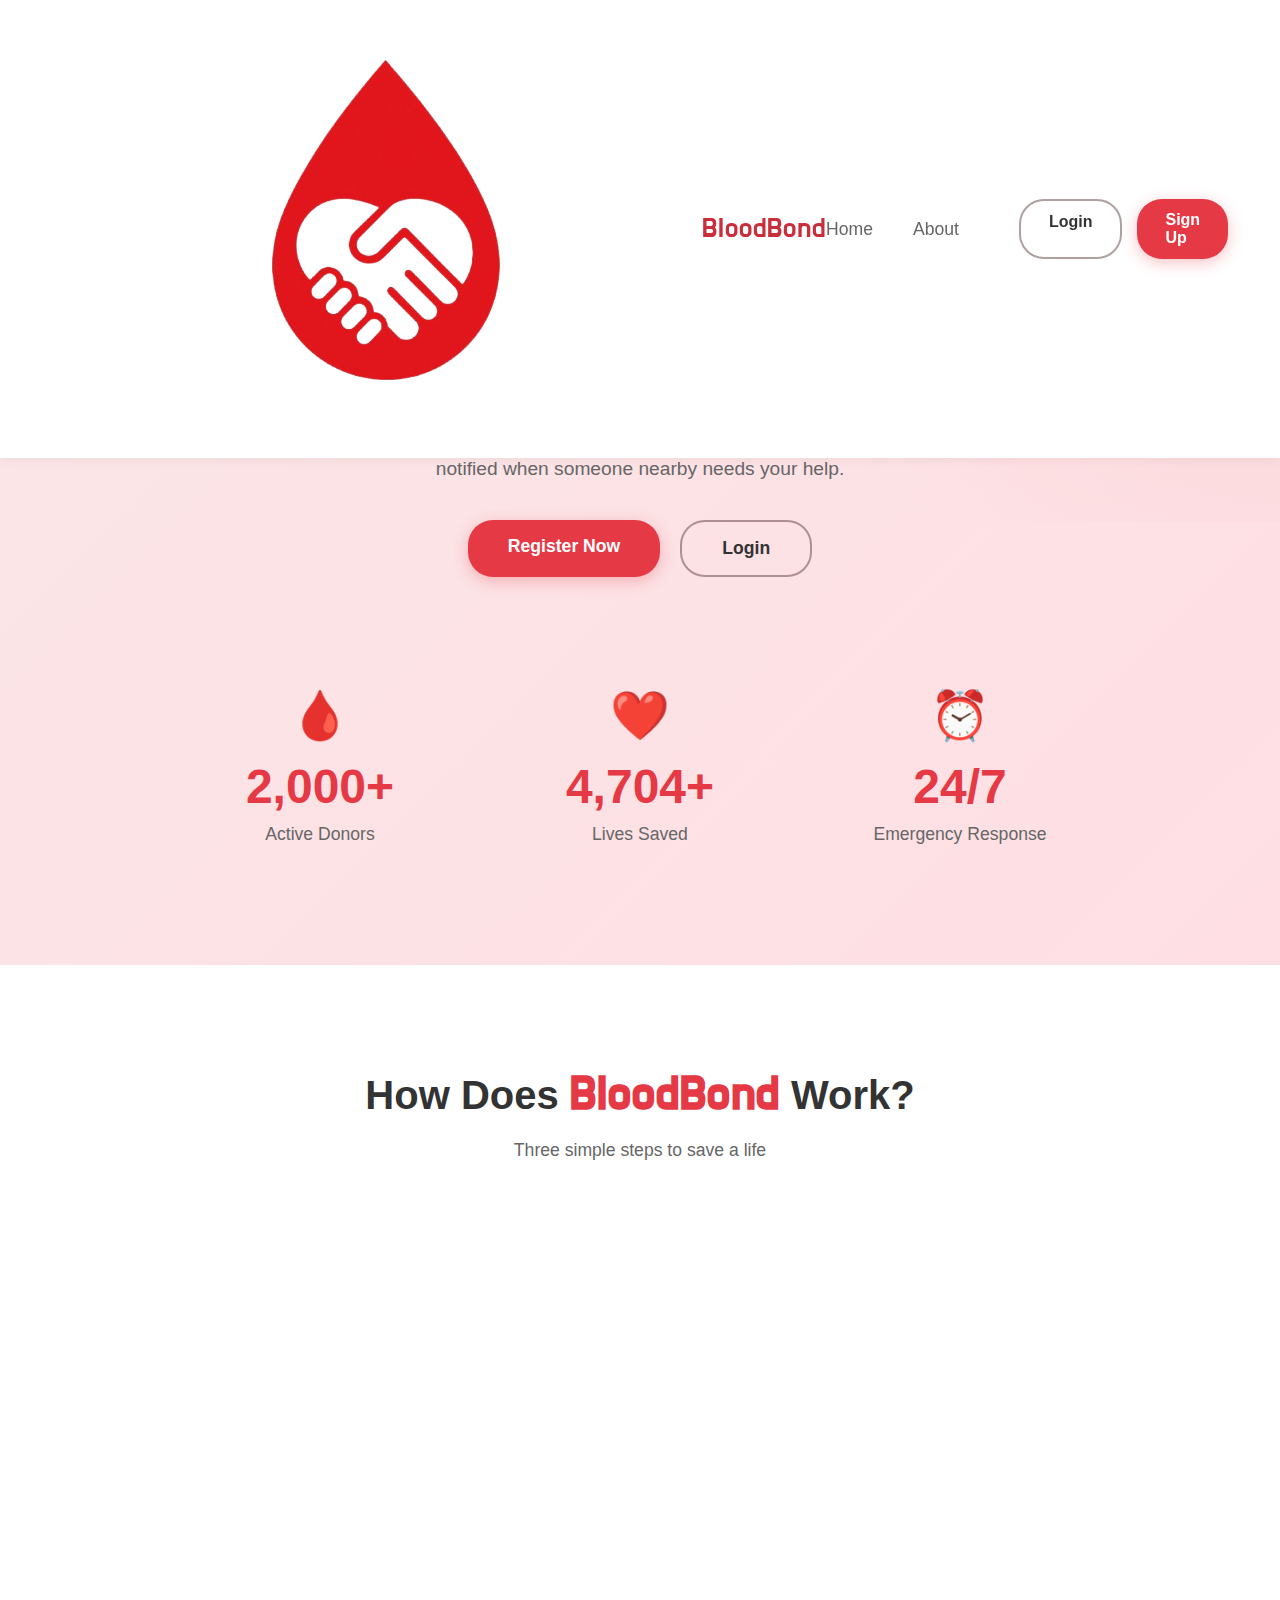
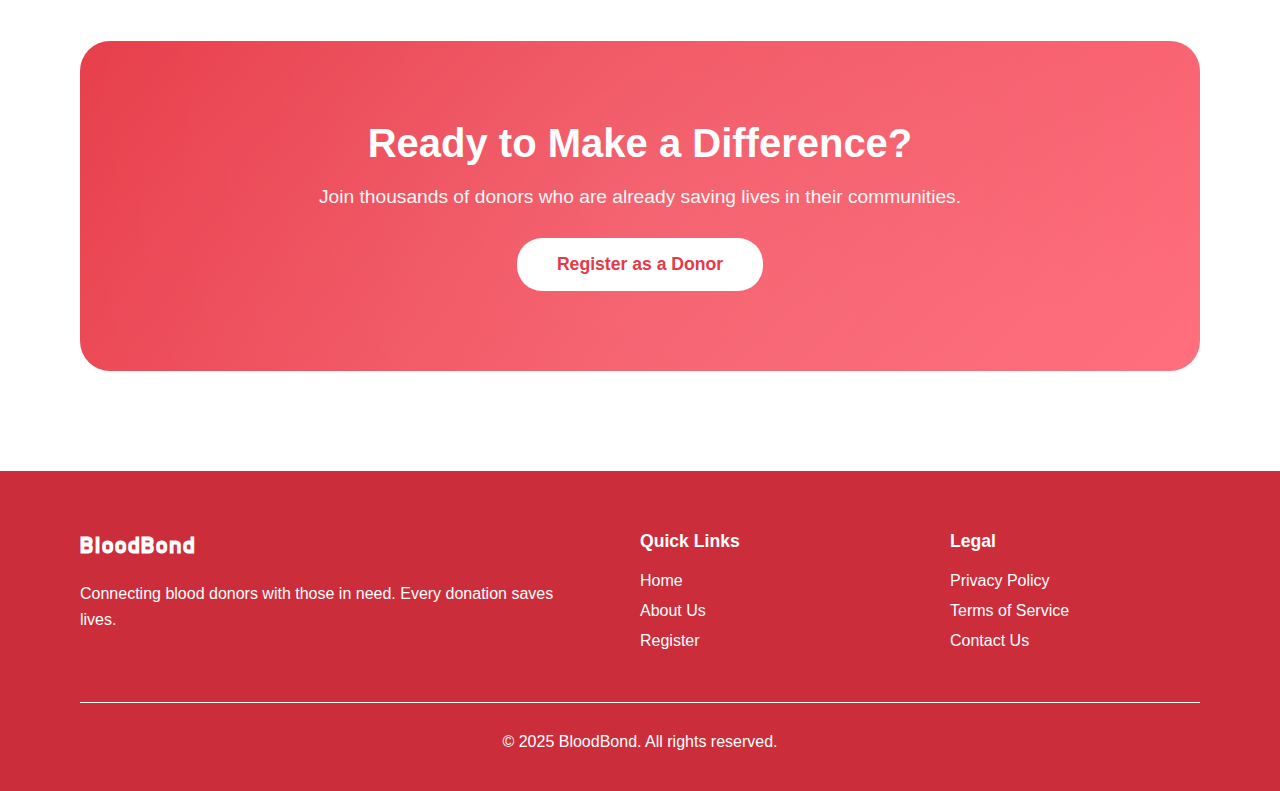
<file: index.html>
<!DOCTYPE html>
<html lang="en">

<head>
    <meta charset="UTF-8">
    <meta name="viewport" content="width=device-width, initial-scale=1.0">
    <title>BloodBond - Connecting Donors, Saving Lives</title>
    <link rel="stylesheet" href="styles/styles.css">
    <link rel="preconnect" href="https://fonts.googleapis.com">
    <link rel="preconnect" href="https://fonts.gstatic.com" crossorigin>
    <link href="https://fonts.googleapis.com/css2?family=Do+Hyeon&display=swap" rel="stylesheet">
    <link rel="icon" type="image/png" href="assets/logo-favicon.png">
</head>

<body>
    <!-- Navigation -->
    <nav>
        <div class="logo">
            <div class="logo-icon"><img src="assets/logo.png" alt="Logo"></div>
            <span>BloodBond</span>
        </div>
        <div class="nav-right">
            <ul class="nav-links">
                <li><a href="index.html">Home</a></li>
                <li><a href="about.html">About</a></li>
            </ul>
            <div class="nav-buttons">
                <a href="login.html" class="btn btn-login">Login</a>
                <a href="signup.html" class="btn btn-signup">Sign Up</a>
            </div>
        </div>
    </nav>

    <!-- Hero Section -->
    <section class="hero" id="home">
        <div class="hero-badge">Saving Lives Together</div>
        <h1>Connecting Donors. <br><span class="highlight">Saving Lives.</span></h1>
        <p>Join our community of heroes. Register as a blood donor today and be notified when someone nearby needs your
            help.</p>
        <div class="hero-buttons">
            <a href="signup.html" class="btn btn-signup btn-large">Register Now</a>
            <a href="login.html" class="btn btn-login btn-large">Login</a>
        </div>

        <div class="stats">
            <div class="stat-item">
                <div class="stat-icon">🩸</div>
                <div class="stat-number"><span class="counter" data-target="5000">0</span>+</div>
                <div class="stat-label">Active Donors</div>
            </div>
            <div class="stat-item">
                <div class="stat-icon">❤️</div>
                <div class="stat-number"><span class="counter" data-target="12000">0</span>+</div>
                <div class="stat-label">Lives Saved</div>
            </div>
            <div class="stat-item">
                <div class="stat-icon">⏰</div>
                <div class="stat-number">24/7</div>
                <div class="stat-label">Emergency Response</div>
            </div>
        </div>

    </section>


    <!-- How It Works Section -->
    <section class="how-it-works">
        <h2 class="section-title">How Does <span>BloodBond</span> Work?</h2>
        <p class="section-subtitle">Three simple steps to save a life</p>

        <div class="steps">
            <div class="step-card">
                <div class="step-icon">📝</div>
                <h3>Register</h3>
                <p>Sign up with your details, blood type, and location. It's quick and easy - your profile will be ready
                    to help save lives.</p>
            </div>
            <div class="step-card">
                <div class="step-icon">🔔</div>
                <h3>Get Notified</h3>
                <p>Receive instant alerts when someone nearby needs your blood type. Review the request and decide to
                    help.</p>
            </div>
            <div class="step-card">
                <div class="step-icon">❤️</div>
                <h3>Give Lives</h3>
                <p>Donate blood at the specified location. Every donation can save up to three lives. Be a hero!</p>
            </div>
        </div>


    </section>

    <!-- CTA Section -->
    <section class="cta">
        <h2>Ready to Make a Difference?</h2>
        <p>Join thousands of donors who are already saving lives in their communities.</p>
        <a href="signup.html" class="btn btn-white btn-large">Register as a Donor</a>
    </section>

    <!-- Footer -->
    <footer id="about">
        <div class="footer-content">
            <div>
                <div class="footer-logo">
                    <span>BloodBond</span>
                </div>
                <p class="footer-desc">Connecting blood donors with those in need. Every donation saves lives.</p>
            </div>
            <div class="footer-section">
                <h4>Quick Links</h4>
                <ul class="footer-links">
                    <li><a href="index.html">Home</a></li>
                    <li><a href="about.html">About Us</a></li>
                    <li><a href="signup.html">Register</a></li>
                </ul>
            </div>
            <div class="footer-section">
                <h4>Legal</h4>
                <ul class="footer-links">
                    <li><a href="#privacy">Privacy Policy</a></li>
                    <li><a href="#terms">Terms of Service</a></li>
                    <li><a href="about.html#contact">Contact Us</a></li>
                </ul>
            </div>
        </div>
        <div class="footer-bottom">
            <p>&copy; 2025 BloodBond. All rights reserved.</p>
        </div>
    </footer>

    <script>
        // Counter Animation
        function animateCounter(el) {
            const target = parseInt(el.dataset.target);
            const duration = 2000;
            const step = target / (duration / 16);
            let current = 0;

            const timer = setInterval(() => {
                current += step;
                if (current >= target) {
                    el.textContent = target.toLocaleString();
                    clearInterval(timer);
                } else {
                    el.textContent = Math.floor(current).toLocaleString();
                }
            }, 16);
        }

        // Intersection Observer for animations
        const observerOptions = {
            threshold: 0.2,
            rootMargin: '0px'
        };

        const observer = new IntersectionObserver((entries) => {
            entries.forEach(entry => {
                if (entry.isIntersecting) {
                    entry.target.classList.add('visible');

                    // Animate counters when stats come into view
                    if (entry.target.classList.contains('stat-item')) {
                        const counter = entry.target.querySelector('.counter');
                        if (counter && !counter.classList.contains('animated')) {
                            counter.classList.add('animated');
                            animateCounter(counter);
                        }
                    }
                }
            });
        }, observerOptions);

        // Observe all step cards and stat items
        document.querySelectorAll('.step-card, .stat-item').forEach(el => {
            observer.observe(el);
        });

        // Smooth scrolling for navigation links
        document.querySelectorAll('a[href^="#"]').forEach(anchor => {
            anchor.addEventListener('click', function (e) {
                e.preventDefault();
                const target = document.querySelector(this.getAttribute('href'));
                if (target) {
                    target.scrollIntoView({
                        behavior: 'smooth',
                        block: 'start'
                    });
                }
            });
        });



        // Add hover effect to buttons
        document.querySelectorAll('.btn').forEach(btn => {
            btn.addEventListener('mouseenter', function () {
                this.style.transform = 'translateY(-2px)';
            });
            btn.addEventListener('mouseleave', function () {
                this.style.transform = 'translateY(0)';
            });
        });

        // Stagger animation for step cards
        const stepCards = document.querySelectorAll('.step-card');
        stepCards.forEach((card, index) => {
            setTimeout(() => {
                observer.observe(card);
            }, index * 100);
        });
    </script>
</body>

</html>
</file>
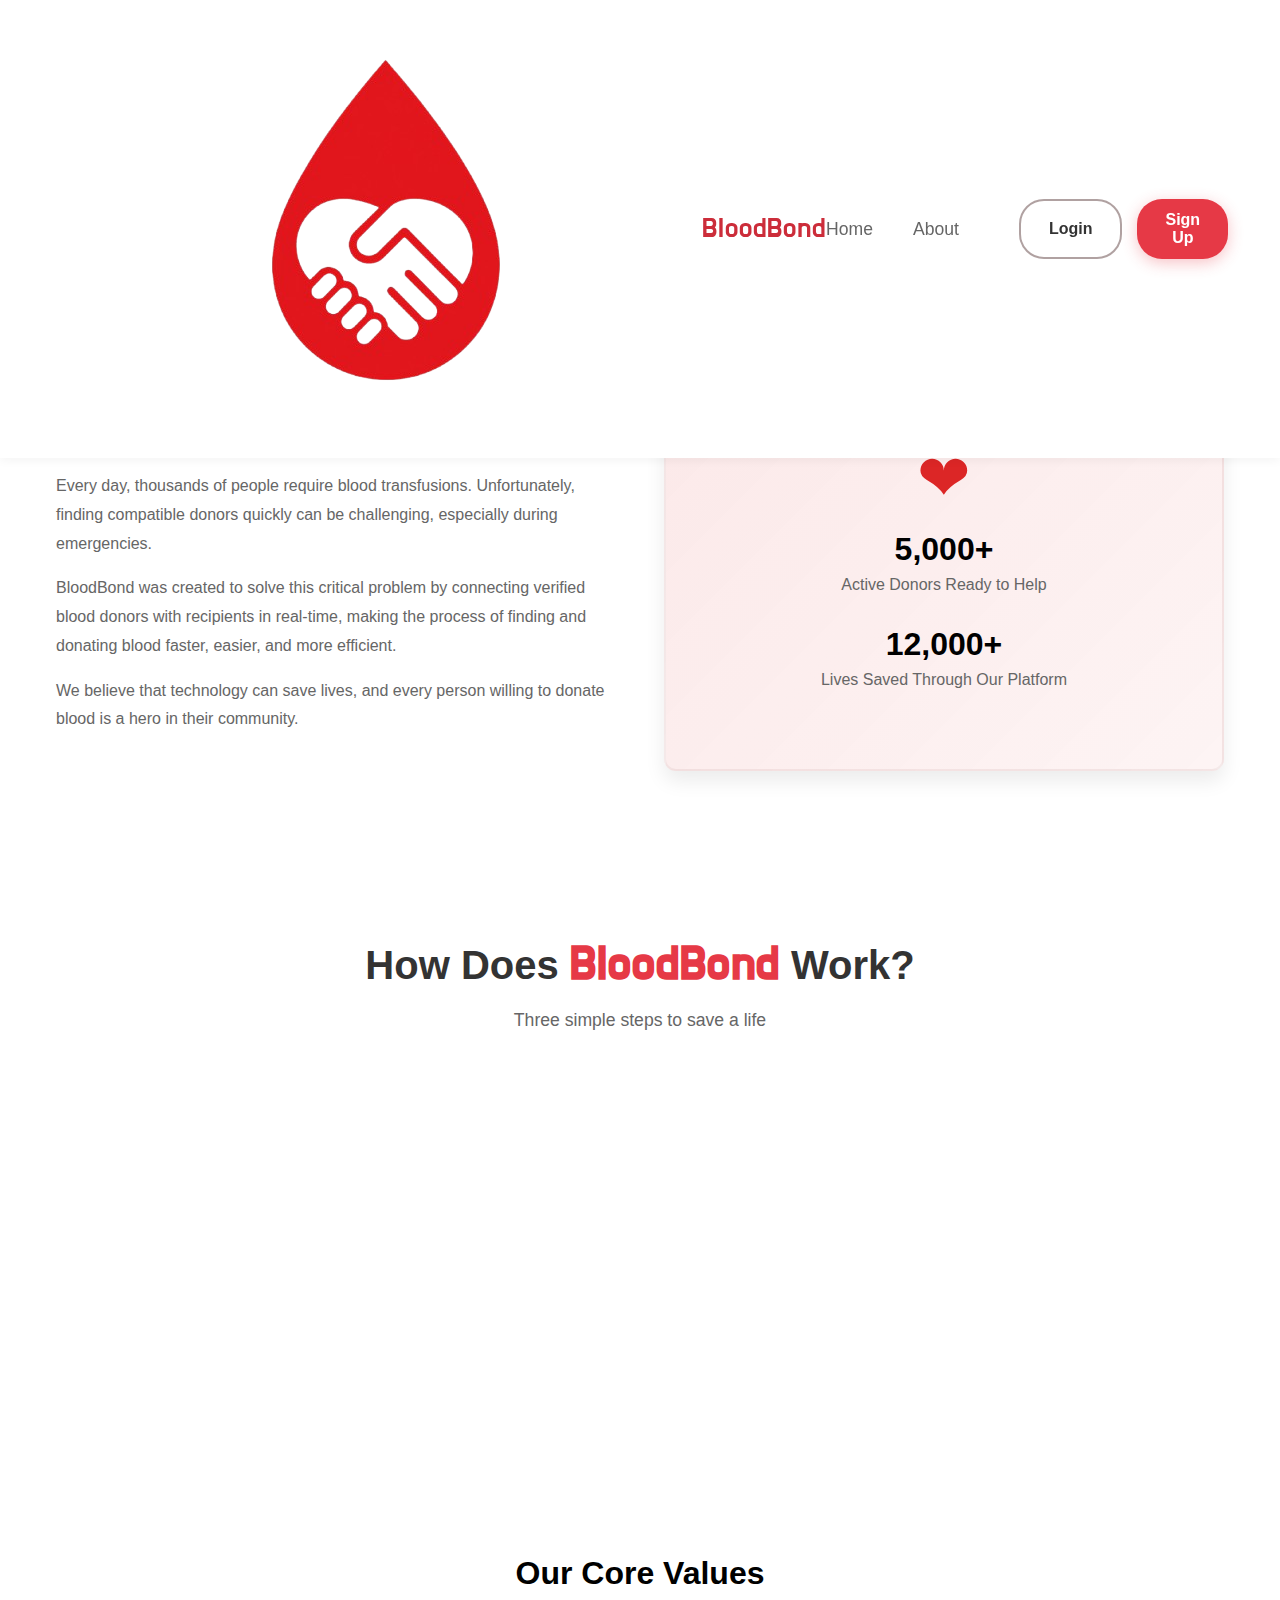
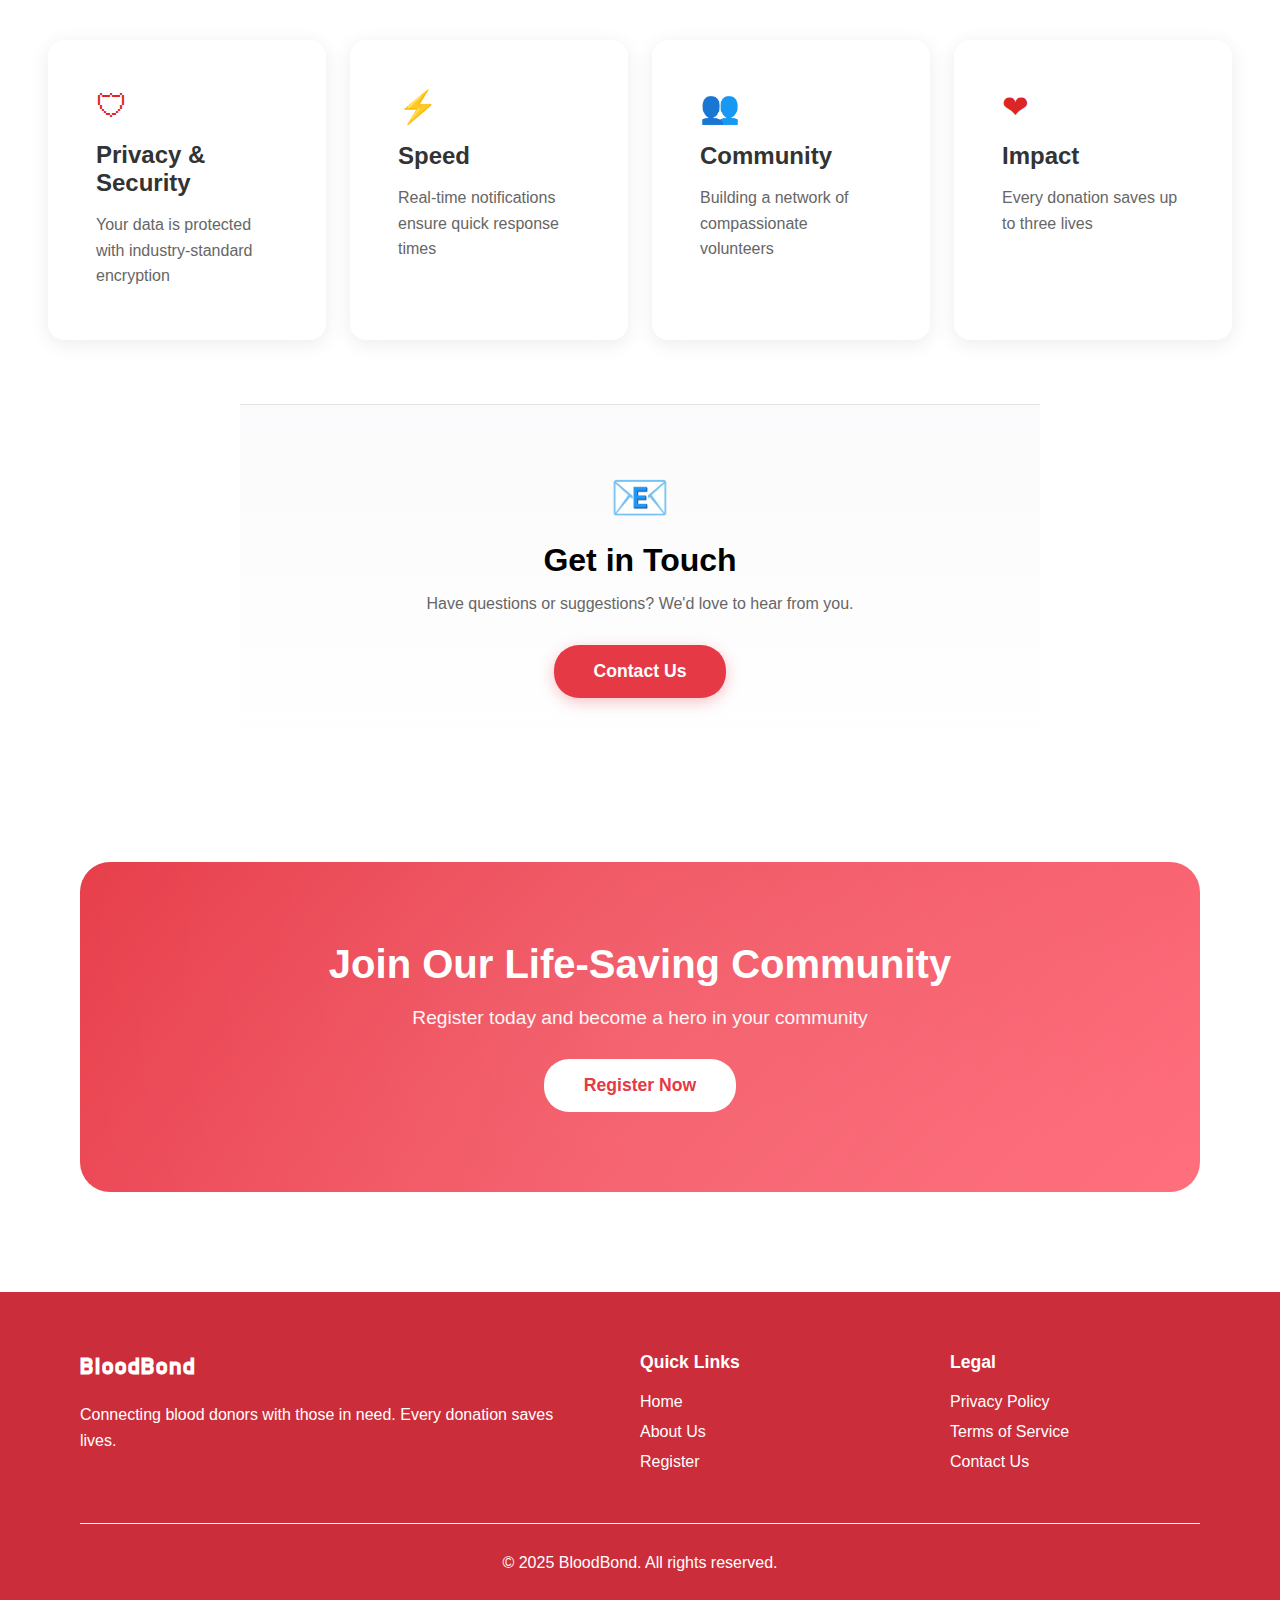
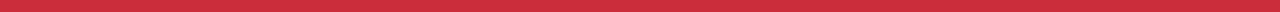
<file: about.html>
<!DOCTYPE html>
<html lang="en">

<head>
    <meta charset="UTF-8">
    <meta name="viewport" content="width=device-width, initial-scale=1.0">
    <title>About BloodBond - Our Mission</title>
    <link rel="stylesheet" href="styles/styles.css">
    <link rel="stylesheet" href="styles/about-styles.css">
    <link rel="preconnect" href="https://fonts.googleapis.com">
    <link rel="preconnect" href="https://fonts.gstatic.com" crossorigin>
    <link href="https://fonts.googleapis.com/css2?family=Do+Hyeon&display=swap" rel="stylesheet">
</head>

<body>
    <!-- Navigation -->
    <nav>
        <div class="logo">
            <div class="logo-icon"><img src="assets/logo.png" alt="Logo"></div>
            <span>BloodBond</span>
        </div>
        <div class="nav-right">
            <ul class="nav-links">
                <li><a href="index.html">Home</a></li>
                <li><a href="about.html">About</a></li>
            </ul>
            <div class="nav-buttons">
                <button class="btn btn-login">Login</button>
                <button class="btn btn-signup">Sign Up</button>
            </div>
        </div>
    </nav>

    <!-- Hero Section -->
    <section class="about-hero">
        <div class="container">
            <h1>About <span>BloodBond</span></h1>
            <p>
                Our mission is to bridge the gap between blood donors and those in urgent need,
                creating a community where every donation can save lives.
            </p>
        </div>
    </section>

    <!-- Mission Section -->
    <section class="mission-section">
        <div class="mission-grid">
            <div class="mission-content">
                <h2>Our Mission</h2>
                <p>
                    Every day, thousands of people require blood transfusions. Unfortunately, finding
                    compatible donors quickly can be challenging, especially during emergencies.
                </p>
                <p>
                    BloodBond was created to solve this critical problem by connecting verified blood
                    donors with recipients in real-time, making the process of finding and donating blood
                    faster, easier, and more efficient.
                </p>
                <p>
                    We believe that technology can save lives, and every person willing to donate blood
                    is a hero in their community.
                </p>
            </div>

            <div class="impact-card">
                <div class="icon">❤</div>
                <h3>5,000+</h3>
                <p>Active Donors Ready to Help</p>
                <h3>12,000+</h3>
                <p>Lives Saved Through Our Platform</p>
            </div>
        </div>
    </section>

    <!-- How It Works Section -->
    <section class="how-it-works">
        <h2 class="section-title">How Does <span>BloodBond</span> Work?</h2>
        <p class="section-subtitle">Three simple steps to save a life</p>

        <div class="steps">
            <div class="step-card">
                <div class="step-icon">📝</div>
                <h3>Register</h3>
                <p>Sign up with your details, blood type, and location. It's quick and easy - your profile will be ready
                    to help save lives.</p>
            </div>
            <div class="step-card">
                <div class="step-icon">🔔</div>
                <h3>Get Notified</h3>
                <p>Receive instant alerts when someone nearby needs your blood type. Review the request and decide to
                    help.</p>
            </div>
            <div class="step-card">
                <div class="step-icon">❤</div>
                <h3>Give Lives</h3>
                <p>Donate blood at the specified location. Every donation can save up to three lives. Be a hero!</p>
            </div>
        </div>


    </section>

    <!-- Values Section -->
    <section class="values-section">
        <div class="section-title-center">
            <h2>Our Core Values</h2>
        </div>

        <div class="values-grid">
            <div class="value-card">
                <div class="icon">🛡</div>
                <h3>Privacy & Security</h3>
                <p>Your data is protected with industry-standard encryption</p>
            </div>

            <div class="value-card">
                <div class="icon">⚡</div>
                <h3>Speed</h3>
                <p>Real-time notifications ensure quick response times</p>
            </div>

            <div class="value-card">
                <div class="icon">👥</div>
                <h3>Community</h3>
                <p>Building a network of compassionate volunteers</p>
            </div>

            <div class="value-card">
                <div class="icon">❤</div>
                <h3>Impact</h3>
                <p>Every donation saves up to three lives</p>
            </div>
        </div>
    </section>

    <!-- Contact Section -->
    <section class="contact-section section-bg">
        <div class="icon">📧</div>
        <h2>Get in Touch</h2>
        <p>Have questions or suggestions? We'd love to hear from you.</p>
        <a href="mailto:contact@bloodbond.com" class="btn btn-signup btn-large">Contact Us</a>
    </section>

    <!-- CTA Section -->
    <section class="cta">
        <h2>Join Our Life-Saving Community</h2>
        <p>Register today and become a hero in your community</p>
        <button class="btn btn-white btn-large">Register Now</button>
    </section>

    <!-- Footer -->
    <footer>
        <div class="footer-content">
            <div>
                <div class="footer-logo">
                    <span>BloodBond</span>
                </div>
                <p class="footer-desc">Connecting blood donors with those in need. Every donation saves lives.</p>
            </div>
            <div class="footer-section">
                <h4>Quick Links</h4>
                <ul class="footer-links">
                    <li><a href="index.html">Home</a></li>
                    <li><a href="about.html">About Us</a></li>
                    <li><a href="#register">Register</a></li>
                </ul>
            </div>
            <div class="footer-section">
                <h4>Legal</h4>
                <ul class="footer-links">
                    <li><a href="#privacy">Privacy Policy</a></li>
                    <li><a href="#terms">Terms of Service</a></li>
                    <li><a href="#contact">Contact Us</a></li>
                </ul>
            </div>
        </div>
        <div class="footer-bottom">
            <p>&copy; 2025 BloodBond. All rights reserved.</p>
        </div>
    </footer>

    <script>
        // Intersection Observer for animations
        const observerOptions = {
            threshold: 0.2,
            rootMargin: '0px'
        };

        const observer = new IntersectionObserver((entries) => {
            entries.forEach(entry => {
                if (entry.isIntersecting) {
                    entry.target.classList.add('visible');
                }
            });
        }, observerOptions);

        // Observe all step cards and value cards
        document.querySelectorAll('.step-card, .value-card, .impact-card').forEach(el => {
            observer.observe(el);
        });

        // Smooth scrolling for navigation links
        document.querySelectorAll('a[href^="#"]').forEach(anchor => {
            anchor.addEventListener('click', function (e) {
                e.preventDefault();
                const target = document.querySelector(this.getAttribute('href'));
                if (target) {
                    target.scrollIntoView({
                        behavior: 'smooth',
                        block: 'start'
                    });
                }
            });
        });

        // Add hover effect to buttons
        document.querySelectorAll('.btn').forEach(btn => {
            btn.addEventListener('mouseenter', function () {
                this.style.transform = 'translateY(-2px)';
            });
            btn.addEventListener('mouseleave', function () {
                this.style.transform = 'translateY(0)';
            });
        });

        // Stagger animation for cards
        const cards = document.querySelectorAll('.step-card, .value-card');
        cards.forEach((card, index) => {
            setTimeout(() => {
                observer.observe(card);
            }, index * 100);
        });
    </script>
</body>

</html>
</file>
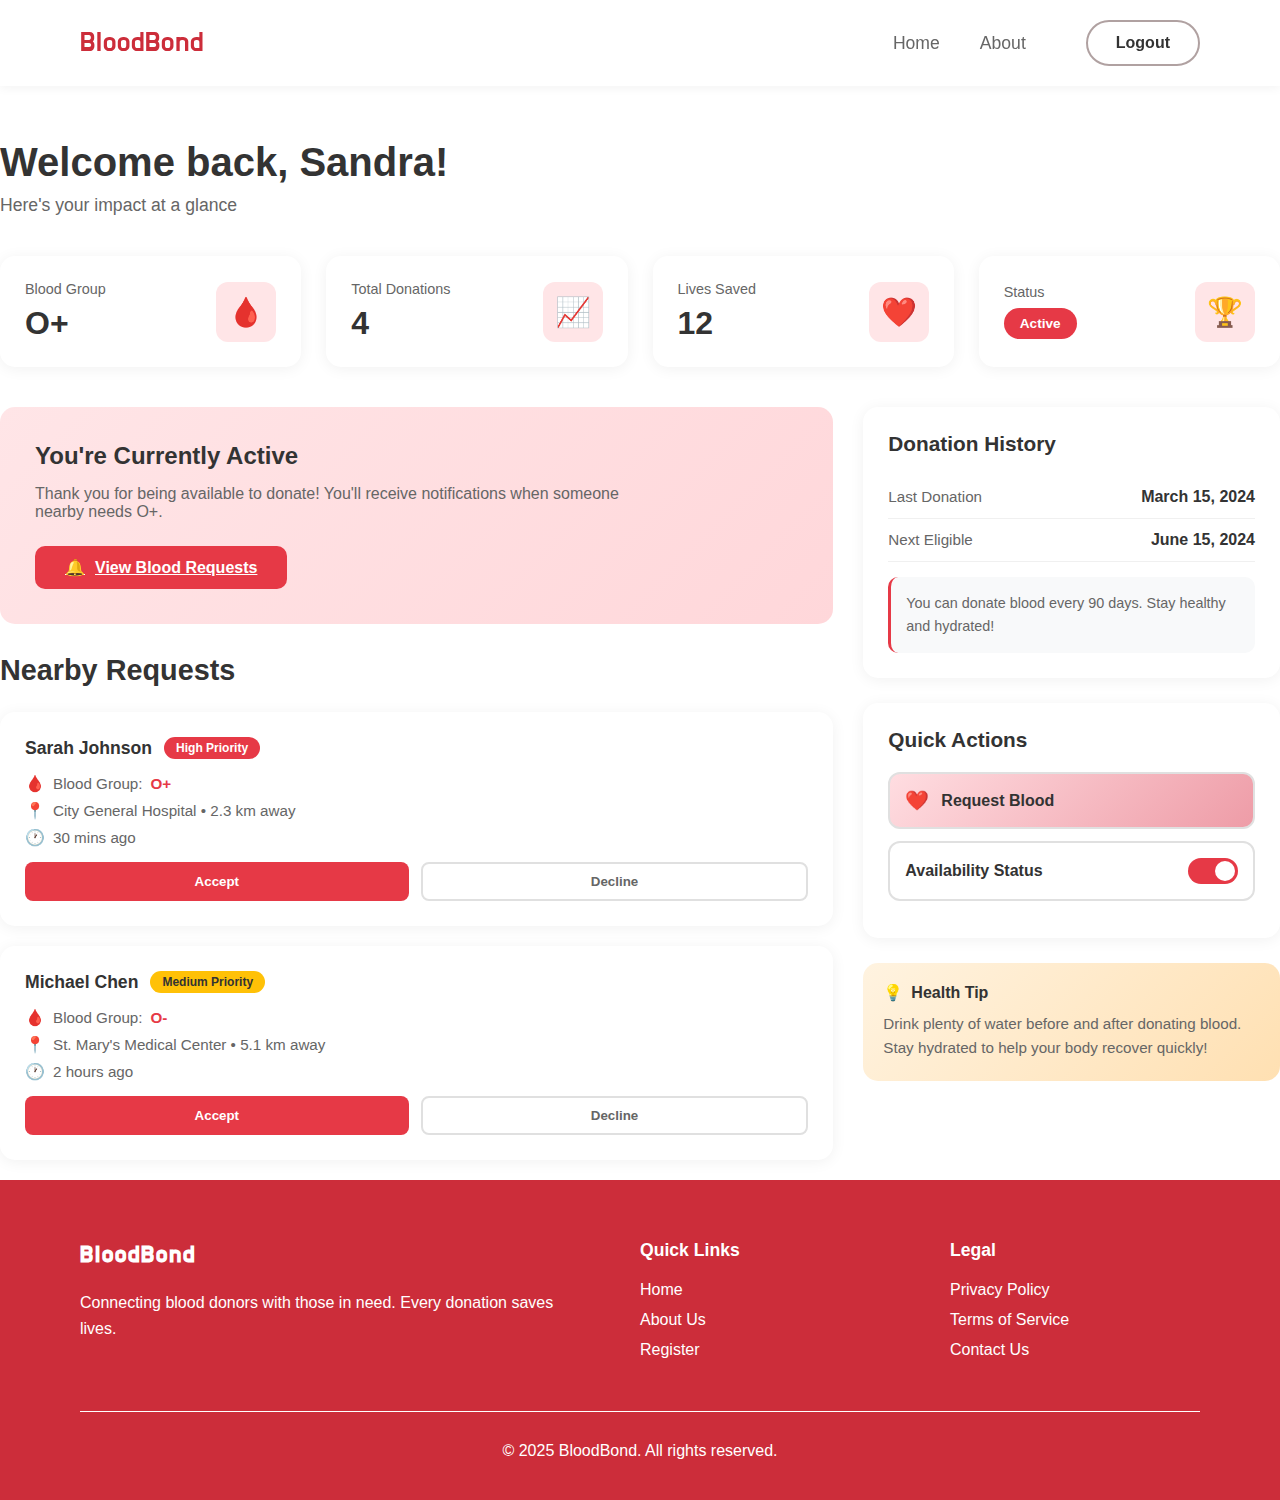
<file: dashboard.html>
<!DOCTYPE html>
<html lang="en">

<head>
    <meta charset="UTF-8">
    <meta name="viewport" content="width=device-width, initial-scale=1.0">
    <title>Dashboard - BloodBond</title>
    <link rel="stylesheet" href="styles/dashboard-styles.css">
    <link rel="stylesheet" href="styles/styles.css">
    <link rel="preconnect" href="https://fonts.googleapis.com">
    <link rel="preconnect" href="https://fonts.gstatic.com" crossorigin>
    <link href="https://fonts.googleapis.com/css2?family=Do+Hyeon&display=swap" rel="stylesheet">
</head>

<body>
    <!-- Navigation -->
    <nav>
        <div class="logo">
            <span>BloodBond</span>
        </div>
        <div class="nav-right">
            <ul class="nav-links">
                <li><a href="index.html">Home</a></li>
                <li><a href="about.html">About</a></li>
            </ul>
            <div class="nav-buttons">
                <a href="index.html" class="btn btn-logout">Logout</a>
            </div>
        </div>
    </nav>

    <!-- Main Container -->
    <div class="container">
        <!-- Welcome Section -->
        <div class="welcome-section">
            <h1>Welcome back, Sandra!</h1>
            <p>Here's your impact at a glance</p>
        </div>

        <!-- Stats Grid -->
        <div class="stats-grid">
            <div class="stat-card">
                <div class="stat-info">
                    <h3>Blood Group</h3>
                    <div class="stat-value">O+</div>
                </div>
                <div class="stat-icons red">🩸</div>
            </div>

            <div class="stat-card">
                <div class="stat-info">
                    <h3>Total Donations</h3>
                    <div class="stat-value">5</div>
                </div>
                <div class="stat-icons pink">📈</div>
            </div>

            <div class="stat-card">
                <div class="stat-info">
                    <h3>Lives Saved</h3>
                    <div class="stat-value">15</div>
                </div>
                <div class="stat-icons light-red">❤️</div>
            </div>

            <div class="stat-card">
                <div class="stat-info">
                    <h3>Status</h3>
                    <div class="status-badge" id="statusBadge">Active</div>
                </div>
                <div class="stat-icons badge">🏆</div>
            </div>
        </div>

        <!-- Main Content Grid -->
        <div class="content-grid">
            <!-- Left Column -->
            <div>
                <!-- Active Status Card -->
                <div class="active-card" id="activeCard">
                    <h2 id="activeCardTitle">You're Currently Active</h2>
                    <p id="activeCardText">Thank you for being available to donate! You'll receive notifications when someone nearby needs
                        O+.</p>
                    <a href="#requests" class="btn-view">View Blood Requests</a>
                </div>

                <!-- Nearby Requests -->
                <div id="requests" class="requests-section">
                    <h2>Nearby Requests</h2>

                    <div class="request-card">
                        <div class="request-header">
                            <div class="requester-info">
                                <span class="requester-name">Sarah Johnson</span>
                                <span class="priority-badge high">High Priority</span>
                            </div>
                        </div>
                        <div class="request-details">
                            <div class="detail-row blood">
                                Blood Group: <span class="blood-type">O+</span>
                            </div>
                            <div class="detail-row location">
                                City General Hospital • 2.3 km away
                            </div>
                            <div class="detail-row time">
                                30 mins ago
                            </div>
                        </div>
                        <div class="request-actions">
                            <button class="btn-accept">Accept</button>
                            <button class="btn-decline">Decline</button>
                        </div>
                    </div>

                    <div class="request-card">
                        <div class="request-header">
                            <div class="requester-info">
                                <span class="requester-name">Michael Chen</span>
                                <span class="priority-badge medium">Medium Priority</span>
                            </div>
                        </div>
                        <div class="request-details">
                            <div class="detail-row blood">
                                Blood Group: <span class="blood-type">O-</span>
                            </div>
                            <div class="detail-row location">
                                St. Mary's Medical Center • 5.1 km away
                            </div>
                            <div class="detail-row time">
                                2 hours ago
                            </div>
                        </div>
                        <div class="request-actions">
                            <button class="btn-accept">Accept</button>
                            <button class="btn-decline">Decline</button>
                        </div>
                    </div>
                </div>
            </div>

            <!-- Right Sidebar -->
            <div class="sidebar">
                <!-- Donation History -->
                <div class="donation-history">
                    <h3>Donation History</h3>
                    <div class="history-row">
                        <span class="history-label">Last Donation</span>
                        <span class="history-value">March 15, 2024</span>
                    </div>
                    <div class="history-row">
                        <span class="history-label">Next Eligible</span>
                        <span class="history-value">June 15, 2024</span>
                    </div>
                    <div class="info-box">
                        <p>You can donate blood every 90 days. Stay healthy and hydrated!</p>
                    </div>
                </div>

                <!-- Quick Actions -->
                <div class="quick-actions">
                    <h3>Quick Actions</h3>
                    <a href="request.html" class="action-btn request">Request Blood</a>
                    <div class="action-toggle">
                        <span>Availability Status</span>
                        <label class="switch">
                            <input type="checkbox" id="statusToggle" checked>
                            <span class="slider round"></span>
                        </label>
                    </div>
                </div>

                <!-- Health Tip -->
                <div class="health-tip">
                    <h4>Health Tip</h4>
                    <p>Drink plenty of water before and after donating blood. Stay hydrated to help your body recover
                        quickly!</p>
                </div>
            </div>
        </div>
    </div>

    <!-- Footer -->
    <footer id="about">
        <div class="footer-content">
            <div>
                <div class="footer-logo">
                    <span>BloodBond</span>
                </div>
                <p class="footer-desc">Connecting blood donors with those in need. Every donation saves lives.</p>
            </div>
            <div class="footer-section">
                <h4>Quick Links</h4>
                <ul class="footer-links">
                    <li><a href="index.html">Home</a></li>
                    <li><a href="about.html">About Us</a></li>
                    <li><a href="signup.html">Register</a></li>
                </ul>
            </div>
            <div class="footer-section">
                <h4>Legal</h4>
                <ul class="footer-links">
                    <li><a href="#privacy">Privacy Policy</a></li>
                    <li><a href="#terms">Terms of Service</a></li>
                    <li><a href="about.html#contact">Contact Us</a></li>
                </ul>
            </div>
        </div>
        <div class="footer-bottom">
            <p>&copy; 2025 BloodBond. All rights reserved.</p>
        </div>
    </footer>

    <script>
        // Add click animations to buttons
        document.querySelectorAll('button').forEach(btn => {
            btn.addEventListener('click', function (e) {
                this.style.transform = 'scale(0.95)';
                setTimeout(() => {
                    this.style.transform = '';
                }, 150);
            });
        });

        // Status toggle functionality
        const statusToggle = document.getElementById('statusToggle');
        const statusBadge = document.getElementById('statusBadge');
        const activeCard = document.getElementById('activeCard');
        const activeCardTitle = document.getElementById('activeCardTitle');
        const activeCardText = document.getElementById('activeCardText');

        statusToggle.addEventListener('change', function() {
            if (this.checked) {
                // Set to Active
                statusBadge.textContent = 'Active';
                statusBadge.classList.remove('inactive');
                activeCard.style.display = 'block';
                activeCardTitle.textContent = "You're Currently Active";
                activeCardText.textContent = "Thank you for being available to donate! You'll receive notifications when someone nearby needs O+.";
            } else {
                // Set to Inactive
                statusBadge.textContent = 'Inactive';
                statusBadge.classList.add('inactive');
                activeCard.style.display = 'none';
                // Or, to show a different message instead of hiding:
                // activeCardTitle.textContent = "You're Currently Inactive";
                // activeCardText.textContent = "You will not receive donation requests. Toggle back on when you're available.";
            }
        });

        // Animate stats on load
        document.querySelectorAll('.stat-value').forEach(stat => {
            if (!isNaN(stat.textContent)) {
                const value = parseInt(stat.textContent);
                let current = 0;
                const increment = value / 50;
                const timer = setInterval(() => {
                    current += increment;
                    if (current >= value) {
                        stat.textContent = value;
                        clearInterval(timer);
                    } else {
                        stat.textContent = Math.floor(current);
                    }
                }, 20);
            }
        });
    </script>
</body>

</html>
</file>
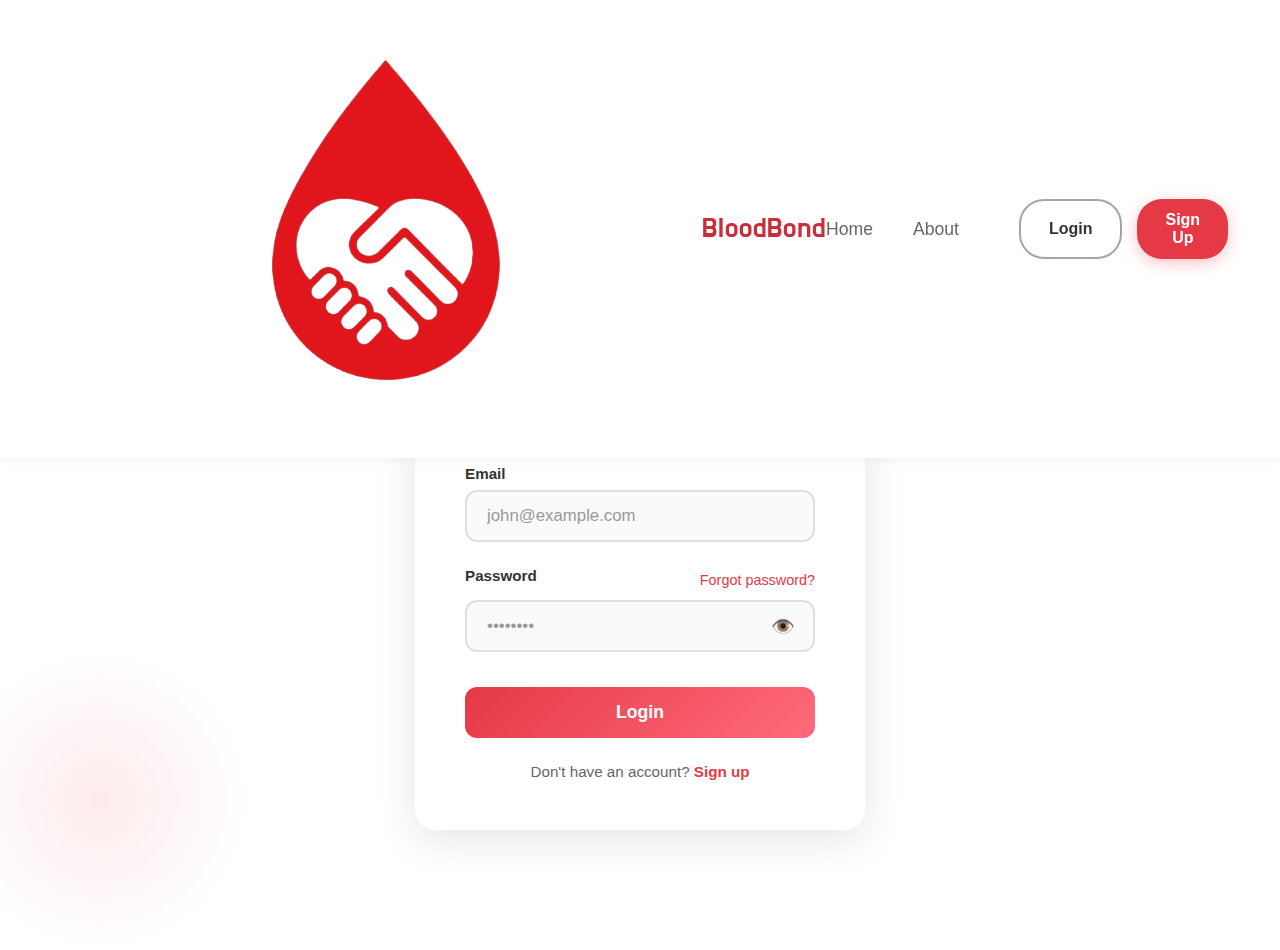
<file: login.html>
<!DOCTYPE html>
<html lang="en">

<head>
    <meta charset="UTF-8">
    <meta name="viewport" content="width=device-width, initial-scale=1.0">
    <link rel="stylesheet" href="styles/login-styles.css">
    <link rel="stylesheet" href="styles/styles.css">
    <link rel="preconnect" href="https://fonts.googleapis.com">
    <link rel="preconnect" href="https://fonts.gstatic.com" crossorigin>
    <link href="https://fonts.googleapis.com/css2?family=Do+Hyeon&display=swap" rel="stylesheet">
    <title>Login - BloodBond</title>
</head>

<body>

    <nav>
        <div class="logo">
            <div class="logo-icon"><img src="assets/logo.png" alt="Logo"></div>
            <span>BloodBond</span>
        </div>
        <div class="nav-right">
            <ul class="nav-links">
                <li><a href="#home">Home</a></li>
                <li><a href="#about">About</a></li>
            </ul>
            <div class="nav-buttons">
                <button class="btn btn-login">Login</button>
                <button class="btn btn-signup">Sign Up</button>
            </div>
        </div>
    </nav>


    <main class="login-main">
        <div class="login-wrapper">
            <a href="index.html" class="back-button">Back to Home</a>
            <div class="login-container">
                <div class="login-header">
                    <div class="blood-icon">🩸</div>
                    <h1>Welcome Back</h1>
                    <p>Login to your BloodBond account</p>
                </div>
    
                <form class="login-form" id="loginForm">
                    <div class="form-group">
                        <label for="email">Email</label>
                        <input type="email" id="email" class="form-input" placeholder="john@example.com" required>
                    </div>
    
                    <div class="form-group">
                        <div class="password-header">
                            <label for="password">Password</label>
                            <a href="#" class="forgot-password">Forgot password?</a>
                        </div>
                        <div class="password-wrapper">
                            <input type="password" id="password" class="form-input" placeholder="••••••••" required>
                            <button type="button" class="toggle-password" id="togglePassword">
                                👁️
                            </button>
                        </div>
                    </div>
    
                    <button type="submit" class="login-button" id="loginButton">
                        Login
                    </button>
    
                    <div class="signup-text">
                        Don't have an account? <a href="#">Sign up</a>
                    </div>
                </form>
            </div>
        </div>
    </main>

    <script>
        // Toggle password visibility
        const togglePassword = document.getElementById('togglePassword');
        const passwordInput = document.getElementById('password');

        togglePassword.addEventListener('click', function () {
            const type = passwordInput.getAttribute('type') === 'password' ? 'text' : 'password';
            passwordInput.setAttribute('type', type);
            this.textContent = type === 'password' ? '👁️' : '🙈';
        });

        // Add focus animation to form groups
        const formInputs = document.querySelectorAll('.form-input');
        formInputs.forEach(input => {
            input.addEventListener('focus', function () {
                this.parentElement.parentElement.classList.add('focused');
            });

            input.addEventListener('blur', function () {
                this.parentElement.parentElement.classList.remove('focused');
            });
        });

        // Form submission with animation
        const loginForm = document.getElementById('loginForm');
        const loginButton = document.getElementById('loginButton');

        loginForm.addEventListener('submit', function (e) {
            e.preventDefault();

            // Add loading state
            loginButton.classList.add('loading');
            loginButton.textContent = '';

            // Simulate API call
            setTimeout(() => {
                loginButton.classList.remove('loading');
                loginButton.textContent = 'Login';

                // Show success (in real app, would redirect)
                loginButton.textContent = '✓ Success!';
                loginButton.style.background = '#4CAF50';

                setTimeout(() => {
                    loginButton.textContent = 'Login';
                    loginButton.style.background = '';
                }, 2000);
            }, 2000);
        });

        // Input validation animation
        formInputs.forEach(input => {
            input.addEventListener('invalid', function (e) {
                e.preventDefault();
                this.classList.add('error');
                setTimeout(() => {
                    this.classList.remove('error');
                }, 500);
            });
        });

        // Smooth scroll for back button
        document.querySelector('.back-button').addEventListener('click', function (e) {
            e.preventDefault();
            // In real app, this would navigate to home
            alert('Navigate to home page');
        });

        // Add ripple effect to login button
        loginButton.addEventListener('click', function (e) {
            const rect = this.getBoundingClientRect();
            const x = e.clientX - rect.left;
            const y = e.clientY - rect.top;

            const ripple = document.createElement('span');
            ripple.style.position = 'absolute';
            ripple.style.left = x + 'px';
            ripple.style.top = y + 'px';
            ripple.style.width = '0';
            ripple.style.height = '0';
            ripple.style.borderRadius = '50%';
            ripple.style.background = 'rgba(255, 255, 255, 0.5)';
            ripple.style.transform = 'translate(-50%, -50%)';
            ripple.style.animation = 'ripple 0.6s ease-out';

            this.appendChild(ripple);

            setTimeout(() => ripple.remove(), 600);
        });

        // Add CSS for ripple animation dynamically
        const style = document.createElement('style');
        style.textContent = `
            @keyframes ripple {
                to {
                    width: 200px;
                    height: 200px;
                    opacity: 0;
                }
            }
        `;
        document.head.appendChild(style);
    </script>
</body>

</html>
</file>
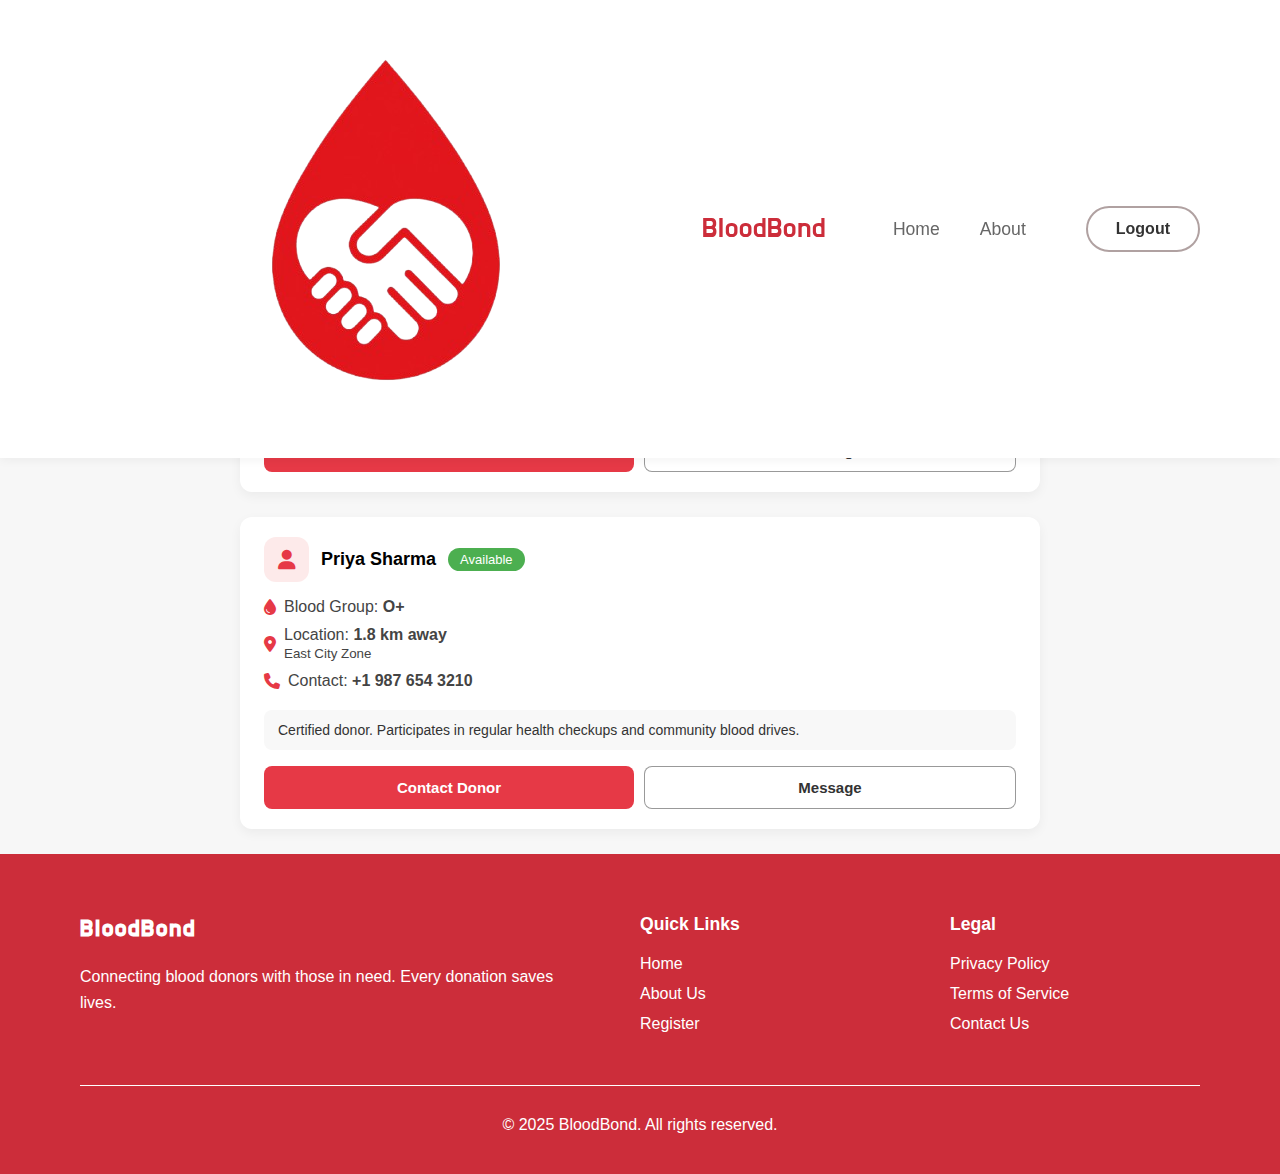
<file: showDonors.html>
<!DOCTYPE html>
<html lang="en">

<head>
    <meta charset="UTF-8">
    <meta name="viewport" content="width=device-width, initial-scale=1.0">
    <title>Available Donors - BloodBond</title>
    <link rel="stylesheet" href="styles/dashboard-styles.css">
    <link rel="stylesheet" href="styles/styles.css">
    <link rel="preconnect" href="https://fonts.googleapis.com">
    <link rel="preconnect" href="https://fonts.gstatic.com" crossorigin>
    <link href="https://fonts.googleapis.com/css2?family=Do+Hyeon&display=swap" rel="stylesheet">

    <style>
        @import url('https://cdnjs.cloudflare.com/ajax/libs/font-awesome/6.5.0/css/all.min.css');

        body {
            background-color: #f7f7f7;
            display: flex;
            flex-direction: column;
            justify-content: center;
        }

        .donor-card {
            background: #fff;
            border-radius: 12px;
            box-shadow: 0 4px 12px rgba(0, 0, 0, 0.05);
            width: 800px;
            padding: 20px 24px;
            display: flex;
            flex-direction: column;
            gap: 16px;
            margin-bottom: 25px;
        }

        .card-header {
            display: flex;
            justify-content: space-between;
            align-items: center;
        }

        .profile {
            display: flex;
            align-items: center;
            gap: 12px;
        }

        .icon {
            background: #fdeaea;
            color: #e63946;
            width: 45px;
            height: 45px;
            border-radius: 12px;
            display: flex;
            justify-content: center;
            align-items: center;
            font-size: 20px;
        }

        .info h3 {
            margin: 0;
            font-size: 18px;
            font-weight: 600;
        }

        .info {
            display: flex;
            align-items: center;
            gap: 12px;
        }

        .available {
            background: #4CAF50;
            color: #fff;
            padding: 4px 12px;
            border-radius: 20px;
            font-size: 13px;
        }

        .details {
            display: flex;
            flex-direction: column;
            gap: 10px;
            font-size: 16px;
        }

        .detail-item {
            display: flex;
            align-items: center;
            gap: 8px;
            color: #444;
        }

        .detail-item i {
            color: #e63946;
        }

        .note {
            background: #f8f8f8;
            padding: 12px 14px;
            margin-top: 20px;
            border-radius: 8px;
            font-size: 14px;
            color: #333;
        }

        .card-footer {
            display: flex;
            gap: 10px;
        }

        .card-footer .btn {
            flex: 1;
            padding: 12px;
            border-radius: 8px;
            font-weight: 600;
            cursor: pointer;
            font-size: 15px;
        }

        .contact {
            background: #e63946;
            color: white;
            border: none;
        }

        .contact:hover {
            background: #c72f3a;
        }

        .message {
            background: #fff;
            border: 1px solid rgba(0, 0, 0, 0.4);
            color: #333;
        }

        .message:hover {
            background: #f3f3f3;
        }
    </style>
</head>

<body>
    <!-- Navigation -->
    <nav>
        <div class="logo">
            <div class="logo-icon"><img src="assets/logo.png" alt="Logo"></div>
            <span>BloodBond</span>
        </div>
        <div class="nav-right">
            <ul class="nav-links">
                <li><a href="index.html">Home</a></li>
                <li><a href="about.html">About</a></li>
            </ul>
            <div class="nav-buttons">
                <a href="index.html" class="btn btn-logout">Logout</a>
            </div>
        </div>
    </nav>

    <!-- Main Container -->
    <div class="container">
        <div class="requests-section" id="donorsSection">
            <h2>Available Donors Nearby</h2>

            <!-- Donor Card 1 -->
            <div class="donor-card">
                <div class="card-header">
                    <div class="profile">
                        <div class="icon"><i class="fas fa-user"></i></div>
                        <div class="info">
                            <h3>Alex Carter</h3>
                            <span class="available">Available</span>
                        </div>
                    </div>
                </div>

                <div class="card-body">
                    <div class="details">
                        <div class="detail-item">
                            <i class="fas fa-tint"></i>
                            <span>Blood Group: <strong>A+</strong></span>
                        </div>
                        <div class="detail-item">
                            <i class="fas fa-map-marker-alt"></i>
                            <span>Location: <strong>2 km away</strong><br>
                        </div>
                        <div class="detail-item">
                            <i class="fas fa-phone"></i>
                            <span>Contact: <strong>+1 234 567 8901</strong></span>
                        </div>
                    </div>

                    <div class="note">
                        Regular donor. Donated blood and available again for emergency needs.
                    </div>
                </div>

                <div class="card-footer">
                    <button class="btn contact">Contact Donor</button>
                    <button class="btn message">Message</button>
                </div>
            </div>

            <!-- Donor Card 2 -->
            <div class="donor-card">
                <div class="card-header">
                    <div class="profile">
                        <div class="icon"><i class="fas fa-user"></i></div>
                        <div class="info">
                            <h3>Priya Sharma</h3>
                            <span class="available">Available</span>
                        </div>
                    </div>
                </div>

                <div class="card-body">
                    <div class="details">
                        <div class="detail-item">
                            <i class="fas fa-tint"></i>
                            <span>Blood Group: <strong>O+</strong></span>
                        </div>
                        <div class="detail-item">
                            <i class="fas fa-map-marker-alt"></i>
                            <span>Location: <strong>1.8 km away</strong><br>
                                <small>East City Zone</small></span>
                        </div>
                        <div class="detail-item">
                            <i class="fas fa-phone"></i>
                            <span>Contact: <strong>+1 987 654 3210</strong></span>
                        </div>
                    </div>

                    <div class="note">
                        Certified donor. Participates in regular health checkups and community blood drives.
                    </div>
                </div>

                <div class="card-footer">
                    <button class="btn contact">Contact Donor</button>
                    <button class="btn message">Message</button>
                </div>
            </div>
        </div>
    </div>

    <!-- Footer -->
    <footer id="about">
        <div class="footer-content">
            <div>
                <div class="footer-logo">
                    <span>BloodBond</span>
                </div>
                <p class="footer-desc">Connecting blood donors with those in need. Every donation saves lives.</p>
            </div>
            <div class="footer-section">
                <h4>Quick Links</h4>
                <ul class="footer-links">
                    <li><a href="index.html">Home</a></li>
                    <li><a href="about.html">About Us</a></li>
                    <li><a href="signup.html">Register</a></li>
                </ul>
            </div>
            <div class="footer-section">
                <h4>Legal</h4>
                <ul class="footer-links">
                    <li><a href="#privacy">Privacy Policy</a></li>
                    <li><a href="#terms">Terms of Service</a></li>
                    <li><a href="about.html#contact">Contact Us</a></li>
                </ul>
            </div>
        </div>
        <div class="footer-bottom">
            <p>&copy; 2025 BloodBond. All rights reserved.</p>
        </div>
    </footer>
</body>

</html>
</file>
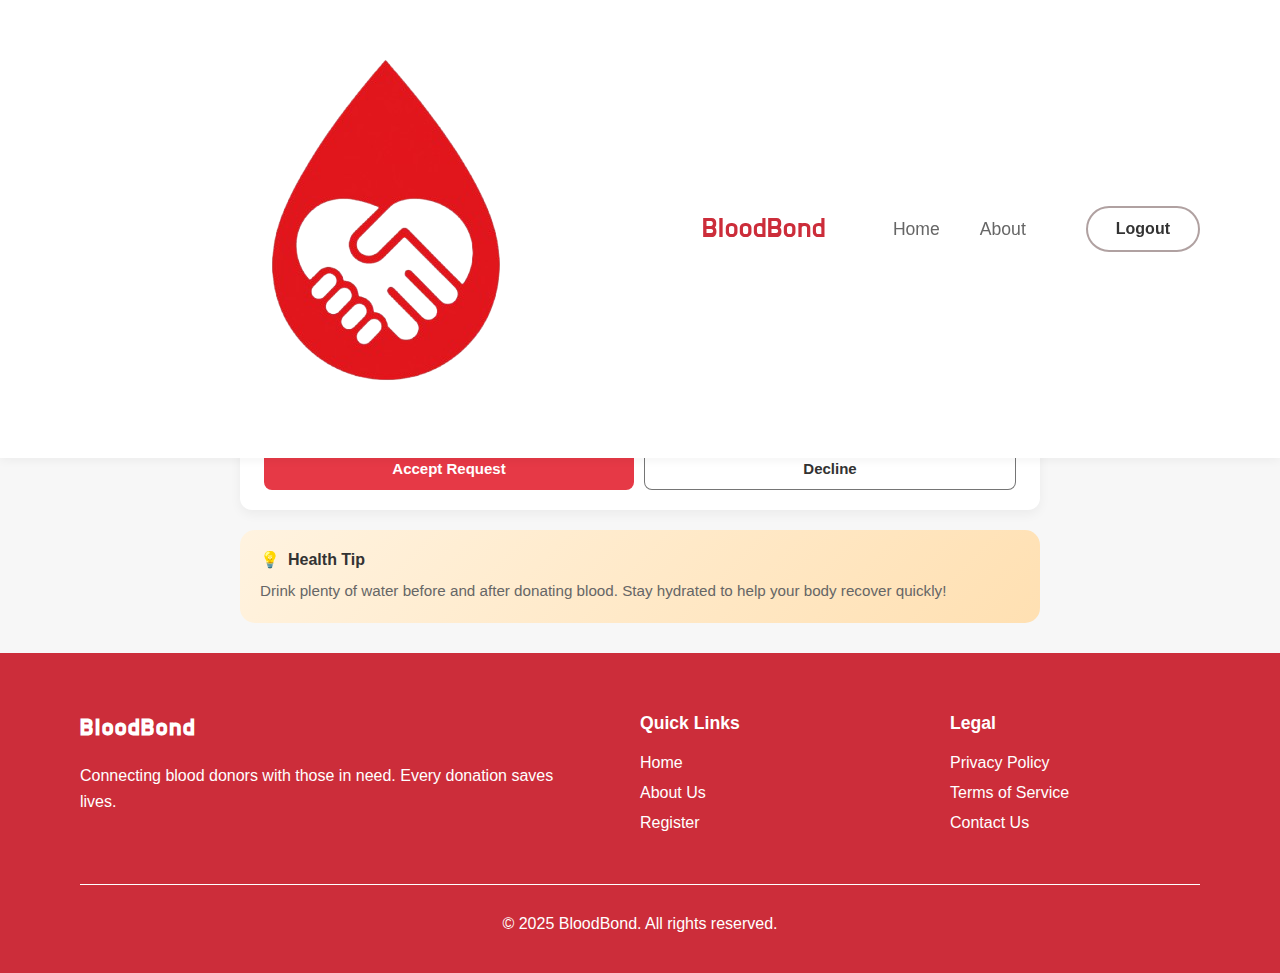
<file: showRequest.html>
<!DOCTYPE html>
<html lang="en">

<head>
    <meta charset="UTF-8">
    <meta name="viewport" content="width=device-width, initial-scale=1.0">
    <title>Blood Request - BloodBond</title>
    <link rel="stylesheet" href="styles/dashboard-styles.css">
    <link rel="stylesheet" href="styles/styles.css">
    <link rel="preconnect" href="https://fonts.googleapis.com">
    <link rel="preconnect" href="https://fonts.gstatic.com" crossorigin>
    <link href="https://fonts.googleapis.com/css2?family=Do+Hyeon&display=swap" rel="stylesheet">

    <style>
        @import url('https://cdnjs.cloudflare.com/ajax/libs/font-awesome/6.5.0/css/all.min.css');

        body {
            background-color: #f7f7f7;
            display: flex;
            flex-direction: column;
            justify-content: center;
        }

        .request-card {
            background: #fff;
            border-radius: 12px;
            box-shadow: 0 4px 12px rgba(0, 0, 0, 0.05);
            width: 800px;
            padding: 20px 24px;
            display: flex;
            flex-direction: column;
            gap: 16px;
        }

        /* Header */
        .card-header {
            display: flex;
            justify-content: space-between;
            align-items: center;
        }

        .profile {
            display: flex;
            align-items: center;
            gap: 12px;
        }

        .icon {
            background: #fdeaea;
            color: #e63946;
            width: 45px;
            height: 45px;
            border-radius: 12px;
            display: flex;
            justify-content: center;
            align-items: center;
            font-size: 20px;
        }

        .info h3 {
            margin: 0;
            font-size: 18px;
            font-weight: 600;
        }

        .time {
            font-size: 13px;
            color: #777;
        }

        /* Priority */
        .priority.high {
            background: #e63946;
            color: #fff;
            padding: 4px 12px;
            border-radius: 20px;
            font-size: 13px;
        }

        /* Details */
        .details {
            display: flex;
            flex-direction: column;
            gap: 10px;
            font-size: 16px;
        }

        .detail-item {
            display: flex;
            align-items: center;
            gap: 8px;
            color: #444;
        }

        .detail-item i {
            color: #e63946;
        }

        /* Note section */
        .note {
            background: #f8f8f8;
            padding: 12px 14px;
            margin-top: 20px;
            border-radius: 8px;
            font-size: 14px;
            color: #333;
        }

        /* Footer Buttons */
        .card-footer {
            display: flex;
            gap: 10px;
        }

        .card-footer .btn {
            flex: 1;
            padding: 12px;
            border-radius: 8px;
            font-weight: 600;
            cursor: pointer;
            font-size: 15px;
        }

        .accept {
            background: #e63946;
            color: white;
        }

        .decline {
            background: #fff;
            border: 1px solid rgba(0, 0, 0, 0.542);
            color: #333;
        }

        .accept:hover {
            background: #c72f3a;
        }

        .decline:hover {
            background: #f3f3f3;
        }
    </style>

</head>

<body>
    <!-- Navigation -->
    <nav>
        <div class="logo">
            <div class="logo-icon"><img src="assets/logo.png" alt="Logo"></div>
            <span>BloodBond</span>
        </div>
        <div class="nav-right">
            <ul class="nav-links">
                <li><a href="#home">Home</a></li>
                <li><a href="#about">About</a></li>
            </ul>
            <div class="nav-buttons">
                <button class="btn btn-logout">Logout</button>
            </div>
        </div>
    </nav>

    <!-- Main Container -->
    <div class="container">

        <div class="requests-section" id="requestsSection">
            <h2>Blood Request</h2>

            <div class="request-card">
                <div class="card-header">
                    <div class="profile">
                        <div class="icon"><i class="fas fa-tint"></i></div>
                        <div class="info">
                            <h3>Sarah Johnson</h3>
                            <span class="time">30 mins ago</span>
                        </div>
                    </div>
                    <span class="priority high">High Priority</span>
                </div>

                <div class="card-body">
                    <div class="details">
                        <div class="detail-item">
                            <i class="fas fa-tint"></i>
                            <span>Blood Group: <strong>O+</strong></span>
                        </div>
                        <div class="detail-item">
                            <i class="fas fa-map-marker-alt"></i>
                            <span>Distance: <strong>2.3 km</strong></span>
                        </div>
                        <div class="detail-item">
                            <i class="fas fa-hospital"></i>
                            <span>Location: <strong>City General Hospital</strong><br>
                                <small>Downtown Medical District</small></span>
                        </div>
                    </div>

                    <div class="note">
                        Emergency surgery scheduled. Patient needs 2 units of blood urgently.
                    </div>
                </div>

                <div class="card-footer">
                    <button class="btn accept">Accept Request</button>
                    <button class="btn decline">Decline</button>
                </div>
            </div>

            <!-- Health Tip -->
            <div class="health-tip">
                <h4>Health Tip</h4>
                <p>Drink plenty of water before and after donating blood. Stay hydrated to help your body recover
                    quickly!</p>
            </div>

        </div>
    </div>


        <!-- Footer -->
        <footer id="about">
            <div class="footer-content">
                <div>
                    <div class="footer-logo">
                        <span>BloodBond</span>
                    </div>
                    <p class="footer-desc">Connecting blood donors with those in need. Every donation saves lives.</p>
                </div>
                <div class="footer-section">
                    <h4>Quick Links</h4>
                    <ul class="footer-links">
                        <li><a href="#home">Home</a></li>
                        <li><a href="#about">About Us</a></li>
                        <li><a href="#register">Register</a></li>
                    </ul>
                </div>
                <div class="footer-section">
                    <h4>Legal</h4>
                    <ul class="footer-links">
                        <li><a href="#privacy">Privacy Policy</a></li>
                        <li><a href="#terms">Terms of Service</a></li>
                        <li><a href="#contact">Contact Us</a></li>
                    </ul>
                </div>
            </div>
            <div class="footer-bottom">
                <p>&copy; 2025 BloodBond. All rights reserved.</p>
            </div>
        </footer>

</body>

</html>
</file>
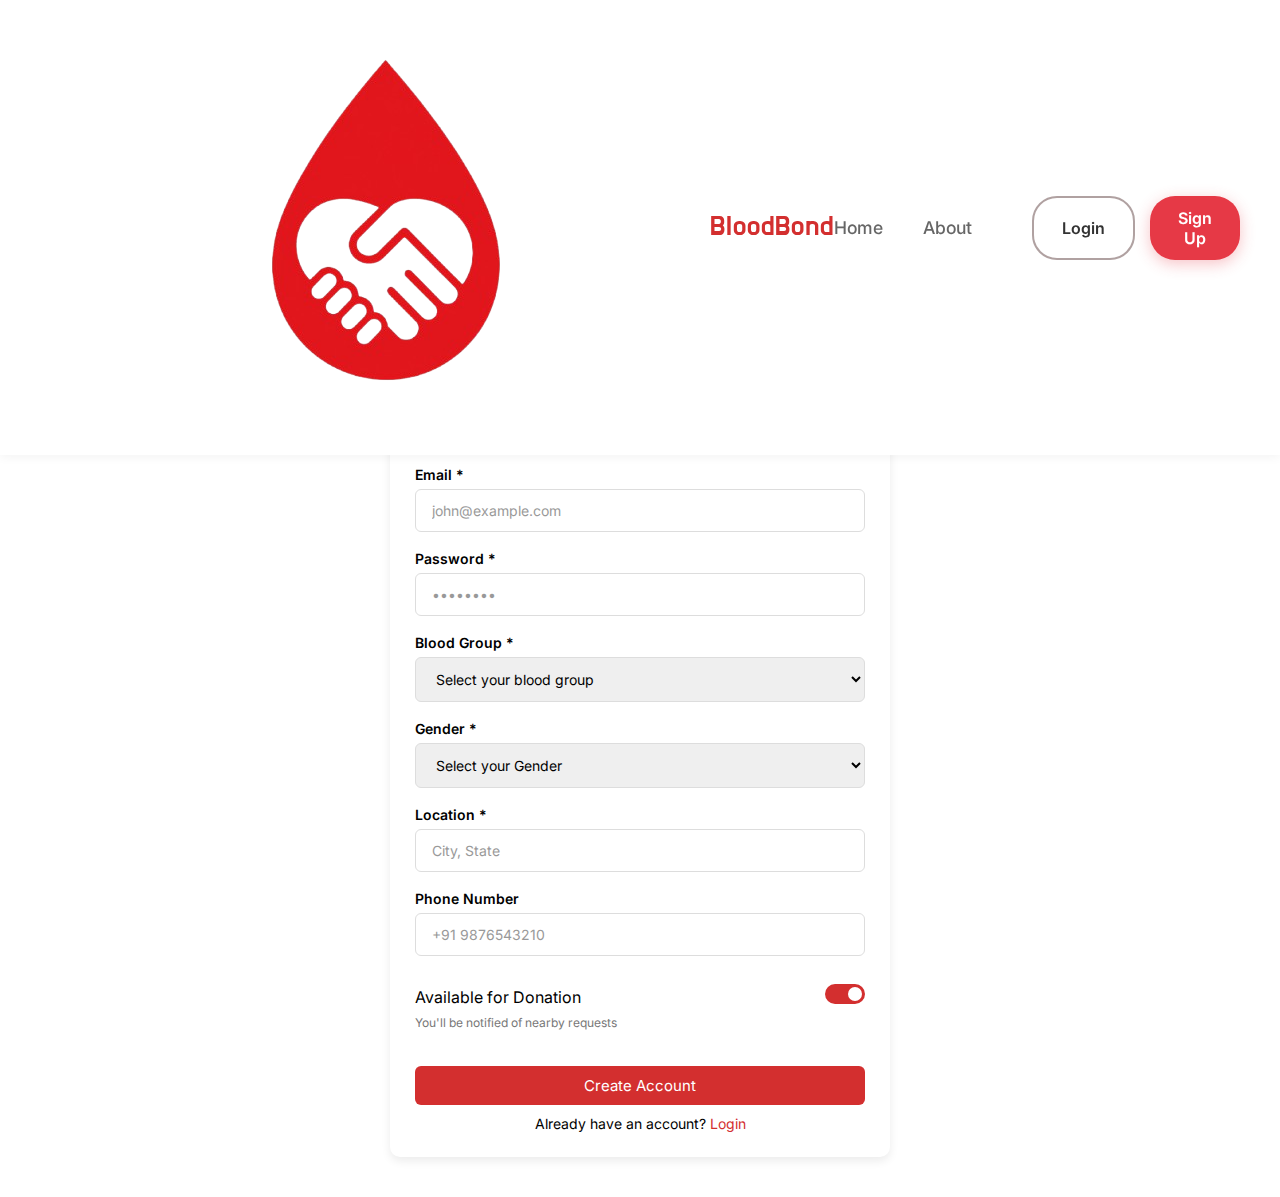
<file: signup.html>
<!DOCTYPE html>
<html lang="en">

<head>
    <meta charset="UTF-8" />
    <meta name="viewport" content="width=device-width, initial-scale=1.0" />
    <title>Sign Up - BloodBond</title>
    <link href="https://fonts.googleapis.com/css2?family=Inter:wght@400;600&display=swap" rel="stylesheet">
    <link rel="stylesheet" href="styles/signup-styles.css">
    <link rel="stylesheet" href="styles/styles.css">
    <link rel="preconnect" href="https://fonts.googleapis.com">
    <link rel="preconnect" href="https://fonts.gstatic.com" crossorigin>
    <link href="https://fonts.googleapis.com/css2?family=Do+Hyeon&display=swap" rel="stylesheet">
</head>

<body>

    <!-- Navigation -->
    <nav>
        <div class="logo">
            <div class="logo-icon"><img src="assets/logo.png" alt="Logo"></div>
            <span>BloodBond</span>
        </div>
        <div class="nav-right">
            <ul class="nav-links">
                <li><a href="#home">Home</a></li>
                <li><a href="#about">About</a></li>
            </ul>
            <div class="nav-buttons">
                <button class="btn btn-login">Login</button>
                <button class="btn btn-signup">Sign Up</button>
            </div>
        </div>
    </nav>

    <main class="signup-main">

        <div class="container">
            <a href="index.html" class="back-link"> Back to Home</a>
            <div class="form-card">
                <div class="header">
                    <div class="blood-icon">🩸</div>
                    <h2>Join BloodBond</h2>
                    <p>Register to start saving lives</p>
                </div>

                <form id="signupForm">
                    <div class="form-group">
                        <label for="fullName">Full Name *</label>
                        <input type="text" id="fullName" class="form-input" placeholder="John Doe" required>
                    </div>

                    <div class="form-group">
                        <label for="email">Email *</label>
                        <input type="email" id="email" class="form-input" placeholder="john@example.com" required>
                    </div>

                    <div class="form-group">
                        <label for="password">Password *</label>
                        <div class="password-wrapper">
                            <input type="password" id="password" class="form-input" placeholder="••••••••" required>
                        </div>
                    </div>

                    <div class="form-group">
                        <label for="bloodGroup">Blood Group *</label>
                        <select id="bloodGroup" class="form-input" required>
                            <option value="">Select your blood group</option>
                            <option>A+</option>
                            <option>A-</option>
                            <option>B+</option>
                            <option>B-</option>
                            <option>AB+</option>
                            <option>AB-</option>
                            <option>O+</option>
                            <option>O-</option>
                        </select>
                    </div>

                    <div class="form-group">
                        <label for="gender">Gender *</label>
                        <select id="gender" class="form-input" required>
                            <option value="">Select your Gender</option>
                            <option>Female</option>
                            <option>Male</option>
                        </select>
                    </div>

                    <div class="form-group">
                        <label for="location">Location *</label>
                        <input type="text" id="location" class="form-input" placeholder="City, State" required>
                    </div>

                    <div class="form-group">
                        <label for="phone">Phone Number</label>
                        <input type="tel" id="phone" class="form-input" placeholder="+91 9876543210">
                    </div>

                    <div class="form-group">
                        <div class="toggle">
                            <span>Available for Donation</span>
                            <label class="switch">
                                <input type="checkbox" checked>
                                <span class="slider round"></span>
                            </label>
                        </div>
                        <p class="note">You'll be notified of nearby requests</p>
                    </div>

                    <button type="submit" id="signupButton">Create Account</button>
                    <p class="login-text">Already have an account? <a href="login.html">Login</a></p>
                </form>
            </div>
        </div>

    </main>

    <script>
        // Toggle password visibility
        const togglePassword = document.getElementById('togglePassword');
        const passwordInput = document.getElementById('password');

        // Add focus animation to form groups
        const formInputs = document.querySelectorAll('.form-input');
        formInputs.forEach(input => {
            input.addEventListener('focus', function () {
                this.closest('.form-group').classList.add('focused');
            });

            input.addEventListener('blur', function () {
                this.closest('.form-group').classList.remove('focused');
            });
        });

        const signupButton = document.getElementById('signupButton');
        const signupForm = document.getElementById('signupForm');
        signupForm.addEventListener('submit', function (e) {
            e.preventDefault();
            // Add loading state
            signupButton.classList.add('loading');  
            signupButton.textContent = '';
            const spinner = document.createElement('div');
            spinner.classList.add('spinner');
            signupButton.appendChild(spinner);

            // Simulate form submission
            setTimeout(() => {
                signupButton.classList.remove('loading');
                signupButton.textContent = 'Create Account';
                alert('Account created successfully!');

                // Reset form
                signupForm.reset();
            }, 2000);
        });

        // Input validation animation
        formInputs.forEach(input => {
            input.addEventListener('invalid', function (e) {
                e.preventDefault();
                this.classList.add('error');
                setTimeout(() => {
                    this.classList.remove('error');
                }, 500);
            });
        });

        // Add ripple effect to signup button
        signupButton.addEventListener('click', function (e) {
            const rect = this.getBoundingClientRect();
            const x = e.clientX - rect.left;
            const y = e.clientY - rect.top;

            const ripple = document.createElement('span');
            ripple.style.position = 'absolute';
            ripple.style.left = x + 'px';
            ripple.style.top = y + 'px';
            ripple.style.width = '0';
            ripple.style.height = '0';
            ripple.style.borderRadius = '50%';
            ripple.style.background = 'rgba(255, 255, 255, 0.5)';
            ripple.style.transform = 'translate(-50%, -50%)';
            ripple.style.animation = 'ripple 0.6s ease-out';

            this.appendChild(ripple);

            setTimeout(() => ripple.remove(), 600);
        });

        // Add CSS for animations dynamically
        const style = document.createElement('style');
        style.textContent = `
            @keyframes ripple {
                to {
                    width: 200px;
                    height: 200px;
                    opacity: 0;
                }
            }
            @keyframes spin {
                to {
                    transform: rotate(360deg);
                }
            }
            @keyframes shake {
                0%, 100% { transform: translateX(0); }
                10%, 30%, 50%, 70%, 90% { transform: translateX(-5px); }
                20%, 40%, 60%, 80% { transform: translateX(5px); }
            }
        `;
        document.head.appendChild(style);
    </script>

</body>


</html>
</file>
<file: styles/styles.css>
* {
    margin: 0;
    padding: 0;
    box-sizing: border-box;
}

body {
    font-family: 'Segoe UI', Tahoma, Geneva, Verdana, sans-serif;
    overflow-x: hidden;
    background: #fff;
}


/* Navigation */
nav {
    display: flex;
    justify-content: space-between;
    align-items: center;
    padding: 20px 80px;
    background: #fff;
    position: fixed;
    width: 100%;
    top: 0;
    z-index: 1000;
    box-shadow: 0 2px 10px rgba(0, 0, 0, 0.05);
    animation: slideDown 0.6s ease;
}

@keyframes slideDown {
    from {
        transform: translateY(-100%);
    }

    to {
        transform: translateY(0);
    }
}

.logo {
    display: flex;
    align-items: center;
    gap: 10px;
    font-family: "Do Hyeon", sans-serif;
    font-weight: 500;
    letter-spacing: 1px;
    font-style: normal;
    font-size: 1.75rem;
    color: #cc2d3a;
}

@keyframes pulse {

    0%,
    100% {
        transform: scale(1);
    }

    50% {
        transform: scale(1.1);
    }
}

.nav-links {
    display: flex;
    gap: 40px;
    list-style: none;
}

.nav-links a {
    font-size: 1.1rem;
    text-decoration: none;
    color: #666;
    font-weight: 500;
    transition: color 0.3s;
    position: relative;
}

.nav-right {
    display: flex;
    align-items: center;
    gap: 60px;
    position: relative;
    flex-direction: row;
}

.nav-links a::after {
    content: '';
    position: absolute;
    bottom: -5px;
    left: 0;
    width: 0;
    height: 2px;
    background: #e63946;
    transition: width 0.3s;
}

.nav-links a:hover::after {
    width: 100%;
}

.nav-links a:hover {
    color: #e63946;
}

.nav-buttons {
    display: flex;
    gap: 15px;
}

.btn {
    padding: 12px 28px;
    border-radius: 25px;
    border: none;
    cursor: pointer;
    font-weight: 600;
    transition: all 0.3s;
    text-decoration: none;
    display: inline-block;
}

.btn-login {
    background: transparent;
    color: #333;
    border: 2px solid #4722226d;
    font-size: 1rem;
}

.btn-logout {
    background: transparent;
    color: #333;
    border: 2px solid #4722226d;
    font-size: 1rem;
}

.btn-logout:hover {
    border-color: #e63946;
    color: #e63946;
    transform: translateY(-2px);
}

.btn-login:hover {
    border-color: #e63946;
    color: #e63946;
    transform: translateY(-2px);
}

.btn-signup {
    background: #e63946;
    color: white;
    box-shadow: 0 4px 15px rgba(230, 57, 70, 0.3);
    font-size: 1rem;
}

.btn-signup:hover {
    background: #d62839;
    transform: translateY(-2px);
    box-shadow: 0 6px 20px rgba(230, 57, 70, 0.4);
}

/* Hero Section */
.hero {
    margin-top: 80px;
    padding: 80px 80px 120px;
    text-align: center;
    background: linear-gradient(135deg, #fae6e6 0%, #ffdfe4 100%);
    position: relative;
    overflow: hidden;
    animation: fadeIn 1s ease;
}

@keyframes fadeIn {
    from {
        opacity: 0;
    }

    to {
        opacity: 1;
    }   
}

.hero::before {
    content: '';
    position: absolute;
    top: -50%;
    right: -50%;
    width: 100%;
    height: 100%;
    background: radial-gradient(circle, rgba(230, 57, 70, 0.1) 0%, transparent 70%);
    animation: float 6s ease-in-out infinite;
}

@keyframes float {

    0%,
    100% {
        transform: translate(0, 0) rotate(0deg);
    }

    50% {
        transform: translate(30px, 30px) rotate(5deg);
    }
}

.hero-badge {
    display: inline-flex;
    align-items: center;
    gap: 8px;
    background: white;
    padding: 10px 20px;
    border-radius: 20px;
    color: #e63946;
    font-weight: 600;
    margin-bottom: 30px;
    box-shadow: 0 4px 15px rgba(0, 0, 0, 0.08);
    animation: pulse 2s infinite;
}

@keyframes pulse {

  0%,
  100% {
    transform: scale(1);
  }

  50% {
    transform: scale(1.1);
  }
}

@keyframes fadeInUp {
    from {
        opacity: 0;
        transform: translateY(30px);
    }

    to {
        opacity: 1;
        transform: translateY(0);
    }
}

.hero-badge::before {
    content: '🩸';
    font-size: 1.2rem;
}

.hero h1 {
    font-size: 4.5rem;
    color: #333;
    margin-bottom: 20px;
    line-height: 1.2;
    animation: fadeInUp 0.8s ease 0.2s both;
}

.hero h1 .highlight {
    color: #cc2d3a;
    position: relative;
    display: inline-block;
    margin-bottom: 10px;
}

.hero h1 .highlight::after {
    content: '';
    position: absolute;
    bottom: 0;
    left: 0;
    width: 100%;
    height: 12px;
    background: rgba(230, 57, 70, 0.2);
    z-index: -1;
    animation: expandWidth 1s ease 0.5s both;
}

@keyframes expandWidth {
    from {
        width: 0;
    }

    to {
        width: 100%;
    }
}

.hero p {
    font-size: 1.2rem;
    color: #666;
    max-width: 600px;
    margin: 0 auto 40px;
    animation: fadeInUp 0.8s ease 0.4s both;
}

.hero-buttons {
    display: flex;
    gap: 20px;
    justify-content: center;
    animation: fadeInUp 0.8s ease 0.6s both;
}

.section-title span {
    color: #e63946;
    font-weight: 700;
    font-family: "Do Hyeon", sans-serif;
    font-size: 1.2em;
    letter-spacing: 1px;
    position: relative;
}

.btn-large {
    padding: 16px 40px;
    font-size: 1.1rem;
}

/* How It Works Section */
.how-it-works {
    padding: 100px 80px;
    padding-bottom: 0;
    background: white;
}

.section-title {
    text-align: center;
    font-size: 2.5rem;
    color: #333;
    margin-bottom: 15px;
}

.section-subtitle {
    text-align: center;
    color: #666;
    margin-bottom: 60px;
    font-size: 1.1rem;
}

.steps {
    display: grid;
    grid-template-columns: repeat(3, 1fr);
    gap: 40px;
    margin-bottom: 80px;
}

.step-card {
    background: white;
    padding: 40px;
    border-radius: 20px;
    box-shadow: 0 5px 25px rgba(0, 0, 0, 0.08);
    transition: all 0.4s cubic-bezier(0.175, 0.885, 0.32, 1.275);
    opacity: 0;
    transform: translateY(50px);
}

.step-card.visible {
    opacity: 1;
    transform: translateY(0);
}

.step-card:hover {
    transform: translateY(-15px);
    box-shadow: 0 15px 40px rgba(230, 57, 70, 0.15);
}

.step-icon {
    width: 70px;
    height: 70px;
    background: linear-gradient(135deg, #e63946 0%, #ff6b7a 100%);
    border-radius: 50%;
    display: flex;
    align-items: center;
    justify-content: center;
    color: white;
    font-size: 2rem;
    margin-bottom: 25px;
    transition: transform 0.3s;
}

.step-card:hover .step-icon {
    transform: scale(1.1);
}

.step-card h3 {
    font-size: 1.5rem;
    color: #333;
    margin-bottom: 15px;
}

.step-card p {
    color: #666;
    line-height: 1.6;
}

/* Stats Section */
.stats {
    margin-top: 50px;
    padding: 60px 80px;
    padding-bottom: 0;
    display: grid;
    grid-template-columns: repeat(3, 0.5fr);
    text-align: center;
}

.stat-item {
    opacity: 0;
    transform: scale(0.8);
    transition: all 0.5s;
}

.stat-item.visible {
    opacity: 1;
    transform: scale(1);
}

.stat-icon {
    font-size: 3rem;
    margin-bottom: 15px;
    animation: bounce 2s infinite;
}

@keyframes bounce {

    0%,
    100% {
        transform: translateY(0);
    }

    50% {
        transform: translateY(-10px);
    }
}

.stat-number {
    font-size: 3rem;
    font-weight: bold;
    color: #e63946;
    margin-bottom: 10px;
}

.stat-label {
    color: #666;
    font-size: 1.1rem;
}

/* CTA Section */
.cta {
    margin: 100px 80px;
    padding: 80px;
    background: linear-gradient(135deg, #e63946 0%, #ff6b7a 100%);
    border-radius: 30px;
    text-align: center;
    color: white;
    position: relative;
    overflow: hidden;
}

.cta::before {
    content: '';
    position: absolute;
    top: -50%;
    left: -50%;
    width: 200%;
    height: 200%;
    background: radial-gradient(circle, rgba(255, 255, 255, 0.1) 0%, transparent 70%);
    animation: rotate 10s linear infinite;
}

@keyframes rotate {
    from {
        transform: rotate(0deg);
    }

    to {
        transform: rotate(360deg);
    }
}

.cta h2 {
    font-size: 2.5rem;
    margin-bottom: 20px;
    position: relative;
    z-index: 1;
}

.cta p {
    font-size: 1.2rem;
    margin-bottom: 30px;
    opacity: 0.95;
    position: relative;
    z-index: 1;
}

.btn-white {
    background: white;
    color: #e63946;
    position: relative;
    z-index: 1;
}

.btn-white:hover {
    background: #f8f8f8;
    transform: translateY(-2px) scale(1.05);
    box-shadow: 0 6px 20px rgba(230, 57, 70, 0.2);
}

/* Footer */
footer {
    padding: 60px 80px 40px;
    background: #cc2d3a;
    color: white;
}

.footer-content {
    display: grid;
    grid-template-columns: 2fr 1fr 1fr;
    gap: 60px;
    margin-bottom: 40px;
}

.footer-logo {
    display: flex;
    align-items: center;
    gap: 10px;
    font-weight: bold;
    font-size: 1.5rem;
    color: #fff;
    letter-spacing: 2px;
    font-family: "Do Hyeon", sans-serif;
    margin-bottom: 20px;
}

.footer-desc {
    color: #fff;
    line-height: 1.6;
    margin-bottom: 20px;
}

.footer-section h4 {
    margin-bottom: 20px;
    font-size: 1.1rem;
}

.footer-links {
    list-style: none;
}

.footer-links li {
    margin-bottom: 12px;
}

.footer-links a {
    color: #fff;
    text-decoration: none;
    transition: color 0.3s;
}

.footer-links a:hover {
    color: #f8f8f8;
    transform: translateY(-2px);
    border-bottom: 1px solid #fff;
    transition: all 0.2s;
}

.footer-bottom {
    text-align: center;
    padding-top: 30px;
    border-top: 1px solid #fff;
    color: #fff;
}

/* Counter Animation */
.counter {
    display: inline-block;
}

/* Responsive */
@media (max-width: 768px) {

    nav,
    .hero,
    .how-it-works,
    .cta {
        padding-left: 30px;
        padding-right: 30px;
    }

    .steps,
    .stats,
    .footer-content {
        grid-template-columns: 1fr;
    }

    .hero h1 {
        font-size: 2.5rem;
    }
}
</file>
<file: styles/about-styles.css>
/* Additional styles for about page */
.about-hero {
    background: linear-gradient(to bottom, rgba(240, 240, 245, 0.3), transparent);
    border-bottom: 1px solid rgba(0, 0, 0, 0.1);
    padding: 4rem 0;
    text-align: center;
    padding-top: 8rem;
}

.about-hero h1 {
    font-size: 3rem;
    margin-bottom: 1rem;
    font-weight: bold;
}

.about-hero h1 span {
    color: #dc2626;
    font-family: 'Do Hyeon', sans-serif;
    letter-spacing: 1.5px;
}

.about-hero p {
    max-width: 800px;
    margin: 0 auto;
    font-size: 1.125rem;
    color: #666;
    line-height: 1.6;
}

.mission-section {
    padding: 4rem 1rem;
    max-width: 1200px;
    margin: 0 auto;
}

.mission-grid {
    display: grid;
    grid-template-columns: 1fr;
    gap: 3rem;
    align-items: center;
}

@media (min-width: 768px) {
    .mission-grid {
        grid-template-columns: 1fr 1fr;
    }
}

.mission-content h2 {
    font-size: 2rem;
    margin-bottom: 1.5rem;
    font-weight: bold;
}

.mission-content p {
    color: #666;
    margin-bottom: 1rem;
    line-height: 1.8;
}

.impact-card {
    background: linear-gradient(135deg, rgba(220, 38, 38, 0.1), rgba(220, 38, 38, 0.05));
    padding: 3rem;
    border-radius: 12px;
    text-align: center;
    box-shadow: 0 10px 20px rgba(0, 0, 0, 0.08);
    border: 2px solid rgba(58, 20, 20, 0.047);
    transition: transform 0.3s ease, box-shadow 0.3s ease;
}

.impact-card .icon {
    font-size: 4rem;
    color: #dc2626;
    margin-bottom: 1rem;
}

.impact-card h3 {
    font-size: 2rem;
    margin-bottom: 0.5rem;
    font-weight: bold;
}

.impact-card p {
    color: #666;
    margin-bottom: 2rem;
}

.values-section {
    padding: 4rem 3rem;
    max-width: 100%;
    margin: 0 auto;
}

.values-grid {
    display: grid;
    grid-template-columns: 2fr;
    gap: 1.5rem;
    margin-top: 3rem;
}

@media (min-width: 640px) {
    .values-grid {
        grid-template-columns: repeat(2, 1fr);
    }
}

@media (min-width: 1024px) {
    .values-grid {
        grid-template-columns: repeat(4, 1fr);
    }
}

.value-card {
    background: white;
    padding: 3rem;
    height: 300px;
    border-radius: 16px;
    box-shadow: 0 4px 20px rgba(0, 0, 0, 0.08);
    transition: transform 0.3s ease, box-shadow 0.3s ease;
}

.value-card:hover {
    transform: translateY(-5px);
    box-shadow: 0 8px 30px rgba(0, 0, 0, 0.12);
}

.value-card .icon {
    font-size: 2rem;
    color: #dc2626;
    margin-bottom: 1rem;
}

.value-card h3 {
    font-size: 1.5rem;
    color: #333;
    margin-bottom: 15px;
}

.value-card p {
    font-size: 1rem;
    color: #666;
    line-height: 1.6;
}

.section-bg {
    background: linear-gradient(to bottom, rgba(240, 240, 245, 0.3), transparent);
    border-top: 1px solid rgba(0, 0, 0, 0.1);
}

.section-title-center {
    text-align: center;
    margin-bottom: 3rem;
}

.section-title-center h2 {
    font-size: 2rem;
    font-weight: bold;
    margin-bottom: 1rem;
}

.section-title-center p {
    color: #666;
}

.contact-section {
    padding: 4rem 1rem;
    text-align: center;
    max-width: 800px;
    margin: 0 auto;
}

.contact-section .icon {
    font-size: 3rem;
    color: #dc2626;
    margin-bottom: 1rem;
}

.contact-section h2 {
    font-size: 2rem;
    font-weight: bold;
    margin-bottom: 1rem;
}

.contact-section p {
    color: #666;
    margin-bottom: 2rem;
}

.contact-section .btn {
    display: inline-block;
    text-decoration: none;
}
</file>
<file: styles/dashboard-styles.css>
* {
    margin: 0;
    padding: 0;
    box-sizing: border-box;
}

body {
    font-family: 'Segoe UI', Tahoma, Geneva, Verdana, sans-serif;
    background: #f8f9fa;
    min-height: 100vh;
}


/* Main Container */
.container {
    padding-top: 140px;
    max-width: 1400px;
    margin: 0 auto;
}

.welcome-section {
    margin-bottom: 40px;
    animation: fadeInUp 0.8s ease;
}

@keyframes fadeInUp {
    from {
        opacity: 0;
        transform: translateY(30px);
    }

    to {
        opacity: 1;
        transform: translateY(0);
    }
}

.welcome-section h1 {
    font-size: 2.5rem;
    color: #333;
    margin-bottom: 10px;
}

.welcome-section p {
    color: #666;
    font-size: 1.1rem;
}

/* Stats Grid */
.stats-grid {
    display: grid;
    grid-template-columns: repeat(4, 1fr);
    gap: 25px;
    margin-bottom: 40px;
}

.stat-card {
    background: white;
    padding: 25px;
    border-radius: 15px;
    box-shadow: 0 2px 15px rgba(0, 0, 0, 0.06);
    display: flex;
    justify-content: space-between;
    align-items: center;
    transition: all 0.3s;
    animation: fadeInUp 0.8s ease both;
}

.stat-card:nth-child(1) {
    animation-delay: 0.1s;
}

.stat-card:nth-child(2) {
    animation-delay: 0.2s;
}

.stat-card:nth-child(3) {
    animation-delay: 0.3s;
}

.stat-card:nth-child(4) {
    animation-delay: 0.4s;
}

.stat-card:hover {
    transform: translateY(-5px);
    box-shadow: 0 8px 25px rgba(0, 0, 0, 0.1);
}

.stat-info h3 {
    font-size: 0.9rem;
    color: #666;
    font-weight: 500;
    margin-bottom: 8px;
}

.stat-info .stat-value {
    font-size: 2rem;
    font-weight: bold;
    color: #333;
}

.stat-icons {
    width: 60px;
    height: 60px;
    border-radius: 12px;
    display: flex;
    align-items: center;
    justify-content: center;
    font-size: 1.8rem;
}

.stat-icons.red {
    background: #ffe5e7;
}

.stat-icons.pink {
    background: #ffe5e7;
}

.stat-icons.light-red {
    background: #ffe5e7;
}

.stat-icons.badge {
    background: #ffe5e7;
}

.status-badge {
    background: #e63946;
    color: white;
    padding: 8px 16px;
    border-radius: 20px;
    font-size: 0.85rem;
    font-weight: 600;
    animation: pulse 2s infinite;
    text-align: center;
}

.status-badge.inactive {
    background: #6c757d;
    animation: none;
}

/* Main Content Grid */
.content-grid {
    display: grid;
    grid-template-columns: 2fr 1fr;
    gap: 30px;
}

/* Active Status Card */
.active-card {
    background: linear-gradient(135deg, #ffe5e7 0%, #ffd7da 100%);
    padding: 35px;
    border-radius: 15px;
    position: relative;
    overflow: hidden;
    margin-bottom: 30px;
    animation: fadeInUp 0.8s ease 0.5s both;
}

.inactive-card {
    background: #e9ecef;
    padding: 35px;
    border-radius: 15px;
    margin-bottom: 30px;
    border: 2px dashed #ced4da;
    animation: fadeInUp 0.8s ease 0.5s both;
}

.inactive-card h2 {
    font-size: 1.5rem;
    color: #495057;
    margin-bottom: 15px;
}

.inactive-card p {
    color: #6c757d;
    margin-bottom: 25px;
    max-width: 600px;
}

.btn-view-inactive {
    background: #adb5bd;
    cursor: not-allowed;
    opacity: 0.7;
}

.active-card h2 {
    font-size: 1.5rem;
    color: #333;
    margin-bottom: 15px;
}

.active-card p {
    color: #666;
    margin-bottom: 25px;
    max-width: 600px;
}

.btn-view {
    background: #e63946;
    color: white;
    padding: 12px 30px;
    border-radius: 10px;
    border: none;
    cursor: pointer;
    font-weight: 600;
    display: inline-flex;
    align-items: center;
    gap: 10px;
    transition: all 0.3s;
}

.btn-view::before {
    content: '🔔';
}

.btn-view:hover {
    background: #d62839;
    transform: translateY(-2px);
    box-shadow: 0 6px 20px rgba(230, 57, 70, 0.3);
}

/* Nearby Requests */
.requests-section {
    animation: fadeInUp 0.8s ease 0.6s both;
}

.requests-section h2 {
    font-size: 1.8rem;
    color: #333;
    margin-bottom: 25px;
}

.request-card {
    background: white;
    padding: 25px;
    border-radius: 15px;
    box-shadow: 0 2px 15px rgba(0, 0, 0, 0.06);
    margin-bottom: 20px;
    transition: all 0.3s;
    animation: slideInLeft 0.6s ease both;
}

.request-card:nth-child(2) {
    animation-delay: 0.7s;
}

.request-card:nth-child(3) {
    animation-delay: 0.8s;
}

@keyframes slideInLeft {
    from {
        opacity: 0;
        transform: translateX(-30px);
    }

    to {
        opacity: 1;
        transform: translateX(0);
    }
}

.request-card:hover {
    transform: translateX(5px);
    box-shadow: 0 5px 20px rgba(0, 0, 0, 0.1);
}

.request-header {
    display: flex;
    justify-content: space-between;
    align-items: center;
    margin-bottom: 15px;
}

.requester-info {
    display: flex;
    align-items: center;
    gap: 12px;
}

.requester-name {
    font-size: 1.1rem;
    font-weight: 600;
    color: #333;
}

.priority-badge {
    padding: 4px 12px;
    border-radius: 12px;
    font-size: 0.75rem;
    font-weight: 600;
}

.priority-badge.critical {
    background: #d62839;
    /* A darker red for more urgency */
    color: white;
    animation: pulse 1.5s infinite;
    /* Add a pulse animation */
}

.priority-badge.high {
    background: #e63946;
    color: white;
}

.priority-badge.medium {
    background: #ffc107;
    color: #333;
}

.request-details {
    display: flex;
    flex-direction: column;
    gap: 8px;
    margin-bottom: 15px;
}

.detail-row {
    display: flex;
    align-items: center;
    gap: 8px;
    color: #666;
    font-size: 0.95rem;
}

.detail-row::before {
    font-size: 1rem;
}

.detail-row.blood::before {
    content: '🩸';
}

.detail-row.location::before {
    content: '📍';
}

.detail-row.time::before {
    content: '🕐';
}

.blood-type {
    font-weight: 600;
    color: #e63946;
}

.request-actions {
    display: flex;
    gap: 12px;
}

.btn-accept {
    flex: 1;
    background: #e63946;
    color: white;
    padding: 10px;
    border: none;
    border-radius: 8px;
    font-weight: 600;
    cursor: pointer;
    transition: all 0.3s;
    text-decoration: none;
    text-align: center;
    display: inline-flex;
    align-items: center;
    justify-content: center;
    gap: 10px;
}

.btn-accept:hover {
    background: #d62839;
    transform: translateY(-2px);
}

.btn-decline {
    flex: 1;
    background: transparent;
    color: #666;
    padding: 10px;
    border: 2px solid #e0e0e0;
    border-radius: 8px;
    font-weight: 600;
    cursor: pointer;
    transition: all 0.3s;
}

.btn-decline:hover {
    border-color: #999;
    color: #333;
}

/* Sidebar */
.sidebar {
    display: flex;
    flex-direction: column;
    gap: 25px;
}

.donation-history {
    background: white;
    padding: 25px;
    border-radius: 15px;
    box-shadow: 0 2px 15px rgba(0, 0, 0, 0.06);
    animation: fadeInRight 0.8s ease 0.5s both;
}

@keyframes fadeInRight {
    from {
        opacity: 0;
        transform: translateX(30px);
    }

    to {
        opacity: 1;
        transform: translateX(0);
    }
}

.donation-history h3 {
    font-size: 1.3rem;
    color: #333;
    margin-bottom: 20px;
}

.history-row {
    display: flex;
    justify-content: space-between;
    padding: 12px 0;
    border-bottom: 1px solid #f0f0f0;
}

.history-row:last-child {
    border-bottom: none;
}

.history-label {
    color: #666;
    font-size: 0.95rem;
}

.history-value {
    color: #333;
    font-weight: 600;
}

.info-box {
    background: #f8f9fa;
    padding: 15px;
    border-radius: 10px;
    margin-top: 15px;
    border-left: 3px solid #e63946;
}

.info-box p {
    color: #666;
    font-size: 0.9rem;
    line-height: 1.6;
}

.quick-actions {
    background: white;
    padding: 25px;
    border-radius: 15px;
    box-shadow: 0 2px 15px rgba(0, 0, 0, 0.06);
    animation: fadeInRight 0.8s ease 0.6s both;
}

.quick-actions h3 {
    font-size: 1.3rem;
    color: #333;
    margin-bottom: 20px;
}

.action-btn,
.action-toggle {
    width: 100%;
    padding: 15px;
    background: white;
    border: 2px solid #e0e0e0;
    border-radius: 12px;
    margin-bottom: 12px;
    cursor: pointer;
    display: flex;
    align-items: center;
    gap: 12px;
    font-weight: 600;
    color: #333;
    text-decoration: none;
    transition: all 0.3s;
}

.action-toggle {
    justify-content: space-between;
}

.action-btn::before {
    font-size: 1.2rem;
}

.action-btn.request::before {
    content: '❤️';
}

.action-btn.request {
    background: linear-gradient(135deg, #ffdde1 0%, #ee9ca7 100%);
}

.action-btn:hover {
    border-color: #e63946;
    color: #e63946;
    transform: translateX(5px);
    box-shadow: 0 3px 12px rgba(230, 57, 70, 0.1);
}

/* Toggle Switch from signup page */
.switch {
    position: relative;
    display: inline-block;
    width: 50px;
    height: 26px;
}

.switch input {
    opacity: 0;
    width: 0;
    height: 0;
}

.slider {
    position: absolute;
    cursor: pointer;
    top: 0;
    left: 0;
    right: 0;
    bottom: 0;
    background-color: #ccc;
    transition: .4s;
    border-radius: 26px;
}

.slider:before {
    position: absolute;
    content: "";
    height: 20px;
    width: 20px;
    left: 3px;
    bottom: 3px;
    background-color: white;
    transition: .4s;
    border-radius: 50%;
}

input:checked+.slider {
    background-color: #e63946;
}

input:checked+.slider:before {
    transform: translateX(24px);
}

.health-tip {
    background: linear-gradient(135deg, #fff3e0 0%, #ffe0b2 100%);
    padding: 20px;
    border-radius: 15px;
    animation: fadeInRight 0.8s ease 0.7s both;
    margin-bottom: 30px;
}

.health-tip h4 {
    color: #333;
    margin-bottom: 10px;
    display: flex;
    align-items: center;
    gap: 8px;
}

.health-tip h4::before {
    content: '💡';
}

.health-tip p {
    color: #666;
    font-size: 0.95rem;
    line-height: 1.6;
}

.user-requests-section {
    margin-top: 32px;
    margin-bottom: 30px;
}

.user-requests-section h2 {
    font-size: 24px;
    font-weight: 600;
    margin-bottom: 20px;
    color: #1a1a1a;
}

.user-request-card {
    background: white;
    border-radius: 16px;
    padding: 24px;
    margin-bottom: 16px;
    box-shadow: 0 4px 12px rgba(0, 0, 0, 0.08);
    transition: all 0.3s ease;
    border-left: 4px solid #E63946;
}

.user-request-card:hover {
    box-shadow: 0 6px 20px rgba(230, 57, 70, 0.15);
    transform: translateY(-2px);
}

.user-request-card .request-header {
    margin-bottom: 16px;
    padding-bottom: 16px;
    border-bottom: 1px solid #f0f0f0;
}

.user-request-card .requester-info {
    display: flex;
    align-items: center;
    justify-content: space-between;
    flex-wrap: wrap;
    gap: 12px;
}

.user-request-card .requester-name {
    font-size: 18px;
    font-weight: 600;
    color: #1a1a1a;
}

.user-request-card .request-details {
    margin-bottom: 20px;
}

.user-request-card .detail-row {
    margin-bottom: 10px;
    color: #666;
    font-size: 14px;
    line-height: 1.6;
}

.user-request-card .detail-row strong {
    color: #333;
    font-weight: 600;
}

.user-request-card .detail-row.time {
    color: #999;
    font-size: 13px;
    margin-top: 12px;
}

.user-request-card .request-actions {
    display: flex;
    gap: 12px;
    flex-wrap: wrap;
}

.btn-view-details {
    flex: 1;
    min-width: 140px;
    padding: 12px 24px;
    background: #E63946;
    color: white;
    border: none;
    border-radius: 8px;
    font-weight: 500;
    cursor: pointer;
    transition: all 0.3s ease;
    font-size: 14px;
}

.btn-view-details:hover {
    background: #d32f3c;
    transform: translateY(-2px);
    box-shadow: 0 4px 12px rgba(230, 57, 70, 0.3);
}

.btn-cancel-request {
    flex: 1;
    min-width: 140px;
    padding: 12px 24px;
    background: transparent;
    color: #E63946;
    border: 2px solid #E63946;
    border-radius: 8px;
    font-weight: 500;
    cursor: pointer;
    transition: all 0.3s ease;
    font-size: 14px;
}

.btn-cancel-request:hover {
    background: #E63946;
    color: white;
    transform: translateY(-2px);
    box-shadow: 0 4px 12px rgba(230, 57, 70, 0.3);
}

/* Responsive adjustments */
@media (max-width: 768px) {
    .user-request-card .request-actions {
        flex-direction: column;
    }

    .btn-view-details,
    .btn-cancel-request {
        width: 100%;
        min-width: unset;
    }
}

/* Responsive */
@media (max-width: 1024px) {
    .stats-grid {
        grid-template-columns: repeat(2, 1fr);
    }

    .content-grid {
        grid-template-columns: 1fr;
    }
}

@media (max-width: 768px) {
    nav {
        padding: 15px 30px;
    }

    .container {
        padding: 30px 20px;
    }

    .stats-grid {
        grid-template-columns: 1fr;
    }

    .welcome-section h1 {
        font-size: 2rem;
    }
}
</file>
<file: styles/login-styles.css>
* {
    margin: 0;
    padding: 0;
    box-sizing: border-box;
}

body {
    font-family: 'Segoe UI', Tahoma, Geneva, Verdana, sans-serif;
    background: linear-gradient(135deg, #f5f5f5 0%, #e8e8e8 100%);
    position: relative;
}

.login-main {
    min-height: 100vh;
    display: flex;
    align-items: center;
    justify-content: center;
    padding: 20px;
    padding-top: 140px; 
}

/* Animated background elements */
body::before,
body::after {
    content: '';
    position: absolute;
    border-radius: 50%;
    background: radial-gradient(circle, rgba(230, 57, 70, 0.1) 0%, transparent 70%);
    animation: float 8s ease-in-out infinite;
}

body::before {
    width: 400px;
    height: 400px;
    top: -100px;
    right: -100px;
}

body::after {
    width: 300px;
    height: 300px;
    bottom: -50px;
    left: -50px;
    animation-delay: -4s;
}

@keyframes float {

    0%,
    100% {
        transform: translate(0, 0) scale(1);
    }

    50% {
        transform: translate(30px, 30px) scale(1.1);
    }
}

.login-wrapper {
    position: relative;
}

.back-button {
    position: absolute;
    top: -50px;
    left: 6px;
}

.back-button {
    margin-top: 20px;
    margin-bottom: 10px;
    display: flex;
    align-items: center;
    gap: 8px;
    color: #666;
    text-decoration: none;
    font-size: 1rem;
    font-weight: 500;
    transition: all 0.3s;
    z-index: 10;
    animation: slideInLeft 0.6s ease;
}

@keyframes slideInLeft {
    from {
        opacity: 0;
        transform: translateX(-30px);
    }

    to {
        opacity: 1;
        transform: translateX(0);
    }
}

.back-button:hover {
    color: #e63946;
    transform: translateX(-5px);
}

.back-button::before {
    content: '←';
    font-size: 1.2rem;
}

.login-container {
    background: white;
    border-radius: 20px;
    box-shadow: 0 10px 40px rgba(0, 0, 0, 0.1);
    width: 100%;
    max-width: 800px;
    overflow: hidden;
    animation: fadeInUp 0.8s ease;
    position: relative;
    z-index: 1;
}

@keyframes fadeInUp {
    from {
        opacity: 0;
        transform: translateY(50px);
    }

    to {
        opacity: 1;
        transform: translateY(0);
    }
}

.login-header {
    background: linear-gradient(135deg, #e63946 0%, #ff6b7a 100%);
    padding: 50px 40px;
    padding-top:30px;
    height: 245px;
    text-align: center;
    color: white;
    position: relative;
    overflow: hidden;
}

.login-header::before {
    content: '';
    position: absolute;
    top: 0;
    left: 0;
    right: 0;
    bottom: 0;
    background: url('data:image/svg+xml,<svg width="100" height="100" xmlns="http://www.w3.org/2000/svg"><circle cx="50" cy="50" r="40" fill="rgba(255,255,255,0.05)"/></svg>');
    animation: slidePattern 20s linear infinite;
}

@keyframes slidePattern {
    from {
        transform: translateX(0);
    }

    to {
        transform: translateX(100px);
    }
}

.blood-icon {
    width: 80px;
    height: 80px;
    background: rgba(255, 255, 255, 0.563);
    border-radius: 50%;
    display: flex;
    align-items: center;
    justify-content: center;
    margin: 0 auto 20px;
    font-size: 2.5rem;
    animation: pulse 2s ease-in-out infinite;
    position: relative;
    z-index: 1;
}

@keyframes pulse {

    0%,
    100% {
        transform: scale(1);
        box-shadow: 0 0 0 0 rgba(255, 255, 255, 0.4);
    }

    50% {
        transform: scale(1.05);
        box-shadow: 0 0 0 15px rgba(255, 255, 255, 0);
    }
}

.login-header h1 {
    font-size: 2.2rem;
    margin-bottom: 10px;
    position: relative;
    z-index: 1;
    animation: fadeIn 0.8s ease 0.3s both;
}

@keyframes fadeIn {
    from {
        opacity: 0;
    }

    to {
        opacity: 1;
    }
}

.login-header p {
    font-size: 1.1rem;
    opacity: 0.95;
    position: relative;
    z-index: 1;
    animation: fadeIn 0.8s ease 0.5s both;
}

.login-form {
    width: 450px;
    padding: 50px;
    padding-top: 30px;
}

.form-group {
    margin-bottom: 25px;
    animation: slideInRight 0.6s ease both;
}

.form-group:nth-child(1) {
    animation-delay: 0.2s;
}

.form-group:nth-child(2) {
    animation-delay: 0.3s;
}

@keyframes slideInRight {
    from {
        opacity: 0;
        transform: translateX(30px);
    }

    to {
        opacity: 1;
        transform: translateX(0);
    }
}

.form-group label {
    display: block;
    color: #333;
    font-weight: 600;
    margin-bottom: 8px;
    font-size: 0.95rem;
}

.password-header {
    display: flex;
    justify-content: space-between;
    align-items: center;
    margin-bottom: 8px;
}

.forgot-password {
    color: #e63946;
    text-decoration: none;
    font-size: 0.9rem;
    font-weight: 500;
    transition: all 0.3s;
}

.forgot-password:hover {
    color: #d62839;
    text-decoration: underline;
}

.form-input {
    width: 100%;
    padding: 14px 20px;
    border: 2px solid #e0e0e0;
    border-radius: 12px;
    font-size: 1.05rem;
    transition: all 0.3s;
    background: #fafafa;
}

.form-input:focus {
    outline: none;
    border-color: #e63946;
    background: white;
    box-shadow: 0 0 0 4px rgba(230, 57, 70, 0.1);
    transform: translateY(-2px);
}

.form-input::placeholder {
    color: #999;
}

.password-wrapper {
    position: relative;
}

.toggle-password {
    position: absolute;
    right: 20px;
    top: 50%;
    transform: translateY(-50%);
    background: none;
    border: none;
    color: #999;
    cursor: pointer;
    font-size: 1.2rem;
    transition: color 0.3s;
}

.toggle-password:hover {
    color: #e63946;
}

.login-button {
    width: 100%;
    padding: 15px;
    background: linear-gradient(135deg, #e63946 0%, #ff6b7a 100%);
    color: white;
    border: none;
    border-radius: 12px;
    font-size: 1.1rem;
    font-weight: 600;
    cursor: pointer;
    transition: all 0.3s;
    margin-top: 10px;
    position: relative;
    overflow: hidden;
    animation: slideInRight 0.6s ease 0.4s both;
}

.login-button::before {
    content: '';
    position: absolute;
    top: 50%;
    left: 50%;
    width: 0;
    height: 0;
    border-radius: 50%;
    background: rgba(255, 255, 255, 0.3);
    transform: translate(-50%, -50%);
    transition: width 0.6s, height 0.6s;
}

.login-button:hover::before {
    width: 300px;
    height: 300px;
}

.login-button:hover {
    transform: translateY(-3px);
    box-shadow: 0 8px 25px rgba(230, 57, 70, 0.4);
}

.login-button:active {
    transform: translateY(-1px);
}

.signup-text {
    text-align: center;
    margin-top: 25px;
    color: #666;
    font-size: 0.95rem;
    animation: fadeIn 0.8s ease 0.6s both;
}

.signup-text a {
    color: #e63946;
    text-decoration: none;
    font-weight: 600;
    transition: all 0.3s;
}

.signup-text a:hover {
    color: #d62839;
    text-decoration: underline;
}

/* Loading animation */
.login-button.loading {
    pointer-events: none;
    opacity: 0.8;
}

.login-button.loading::after {
    content: '';
    position: absolute;
    top: 50%;
    left: 50%;
    width: 20px;
    height: 20px;
    margin: -10px 0 0 -10px;
    border: 3px solid rgba(255, 255, 255, 0.3);
    border-top-color: white;
    border-radius: 50%;
    animation: spin 0.8s linear infinite;
}

@keyframes spin {
    to {
        transform: rotate(360deg);
    }
}

/* Input animation on focus */
.form-group.focused label {
    color: #e63946;
}

/* Shake animation for errors */
@keyframes shake {

    0%,
    100% {
        transform: translateX(0);
    }

    10%,
    30%,
    50%,
    70%,
    90% {
        transform: translateX(-5px);
    }

    20%,
    40%,
    60%,
    80% {
        transform: translateX(5px);
    }
}

.form-input.error {
    border-color: #ff4444;
    animation: shake 0.5s;
}

/* Responsive */
@media (max-width: 768px) {
    .back-button {
        top: 20px;
        left: 20px;
    }

    .login-header {
        padding: 40px 30px;
    }

    .login-form {
        padding: 30px 25px;
    }
}
</file>
<file: styles/signup-styles.css>
* {
    margin: 0;
    padding: 0;
    box-sizing: border-box;
    font-family: 'Inter', sans-serif;
}

body {
    background: #f9f9f9;
    display: flex;
    justify-content: center;
    align-items: center;
    min-height: 100vh;
}

.signup-main {
    padding: 120px 20px 40px;
}

.container {
    width: 100%;
    max-width: 600px;
}

.logo span {
    font-family: "Do Hyeon", sans-serif;
    font-size: 28px;
    color: #d32f2f;
    margin-left: 8px;
    letter-spacing: 1px;
}

.back-link {
    display: inline-block;
    margin-bottom: 15px;
    color: #888;
    font-size: 14px;
    text-decoration: none;
    transition: all 0.3s;
    z-index: 10;
    animation: slideInLeft 0.6s ease;
}

@keyframes slideInLeft {
    from {
        opacity: 0;
        transform: translateX(-30px);
    }

    to {
        opacity: 1;
        transform: translateX(0);
    }
}

.back-link:hover {
    color: #e63946;
    transform: translateX(-5px);
}

.back-link::before {
    content: '←';
    font-size: 1.2rem;
}


.blood-icon {
    width: 80px;
    height: 80px;
    background: rgba(255, 255, 255, 0.563);
    border-radius: 50%;
    display: flex;
    align-items: center;
    justify-content: center;
    margin: 0 auto 20px;
    font-size: 2.5rem;
    animation: pulse 2s ease-in-out infinite;
    position: relative;
    z-index: 1;
}

@keyframes pulse {

    0%,
    100% {
        transform: scale(1);
        box-shadow: 0 0 0 0 rgba(255, 255, 255, 0.4);
    }

    50% {
        transform: scale(1.05);
        box-shadow: 0 0 0 15px rgba(255, 255, 255, 0);
    }
}

.form-card {
    background: #fff;
    border-radius: 10px;
    box-shadow: 0 4px 10px rgba(0, 0, 0, 0.08);
    overflow: hidden;
}

.header {
    background: linear-gradient(to right, #e53935, #d32f2f);
    color: #fff;
    text-align: center;
    padding: 25px 15px;
}

.header .icon {
    font-size: 30px;
    margin-bottom: 5px;
}

.header h2 {
    font-size: 22px;
    margin-bottom: 5px;
}

.header p {
    font-size: 14px;
    opacity: 0.9;
}

form {
    display: flex;
    flex-direction: column;
    padding: 25px;
}

.form-group {
    margin-bottom: 18px;
}

label {
    font-weight: 600;
    font-size: 14px;
    margin-bottom: 6px;
    display: block;
}

input,
select {
    padding: 12px 16px;
    width: 450px;
    border: 1px solid #ddd;
    border-radius: 6px;
    font-size: 14px;
    outline: none;
    transition: 0.2s;
}

input:focus,
select:focus {
    border-color: #d32f2f;
    box-shadow: 0 0 0 2px rgba(211, 47, 47, 0.1);
}

.password-wrapper {
    position: relative;
}

.form-input::placeholder {
    color: #999;
}

.toggle {
    display: flex;
    justify-content: space-between;
    align-items: center;
    margin-bottom: 5px;
    margin-top: 10px;
}

.note {
    font-size: 12px;
    color: #777;
    margin-bottom: 18px;
}

/* Switch style */
.switch {
    position: relative;
    display: inline-block;
    width: 40px;
    height: 20px;
}

.switch input {
    display: none;
}

.slider {
    position: absolute;
    cursor: pointer;
    background-color: #ccc;
    transition: .4s;
    border-radius: 20px;
    top: 0;
    left: 0;
    right: 0;
    bottom: 0;
}

.slider:before {
    position: absolute;
    content: "";
    height: 14px;
    width: 14px;
    left: 3px;
    bottom: 3px;
    background-color: white;
    transition: .4s;
    border-radius: 50%;
}

input:checked+.slider {
    background-color: #d32f2f;
}

input:checked+.slider:before {
    transform: translateX(20px);
}

#signupButton {
    background: #d32f2f;
    color: #fff;
    border: none;
    padding: 10px;
    border-radius: 6px;
    font-size: 15px;
    cursor: pointer;
    transition: all 0.3s;
    position: relative;
    overflow: hidden;
}

#signupButton:hover {
    background: #b71c1c;
    transform: translateY(-2px);
    box-shadow: 0 6px 20px rgba(211, 47, 47, 0.3);
}

/* Loading animation */
#signupButton.loading {
    pointer-events: none;
    opacity: 0.8;
}

#signupButton.loading::after {
    content: '';
    position: absolute;
    top: 50%;
    left: 50%;
    width: 20px;
    height: 20px;
    margin: -10px 0 0 -10px;
    border: 3px solid rgba(255, 255, 255, 0.3);
    border-top-color: white;
    border-radius: 50%;
    animation: spin 0.8s linear infinite;
}

/* Input animation on focus */
.form-group.focused label {
    color: #d32f2f;
}

/* Shake animation for errors */
.form-input.error {
    border-color: #ff4444;
    animation: shake 0.5s;
}


.login-text {
    text-align: center;
    font-size: 14px;
    margin-top: 10px;
}

.login-text a {
    color: #d32f2f;
    text-decoration: none;
}

.login-text a:hover {
    text-decoration: underline;
}

@media (max-width: 768px) {
    .form-card {
        padding: 15px;
    }
}
</file>
